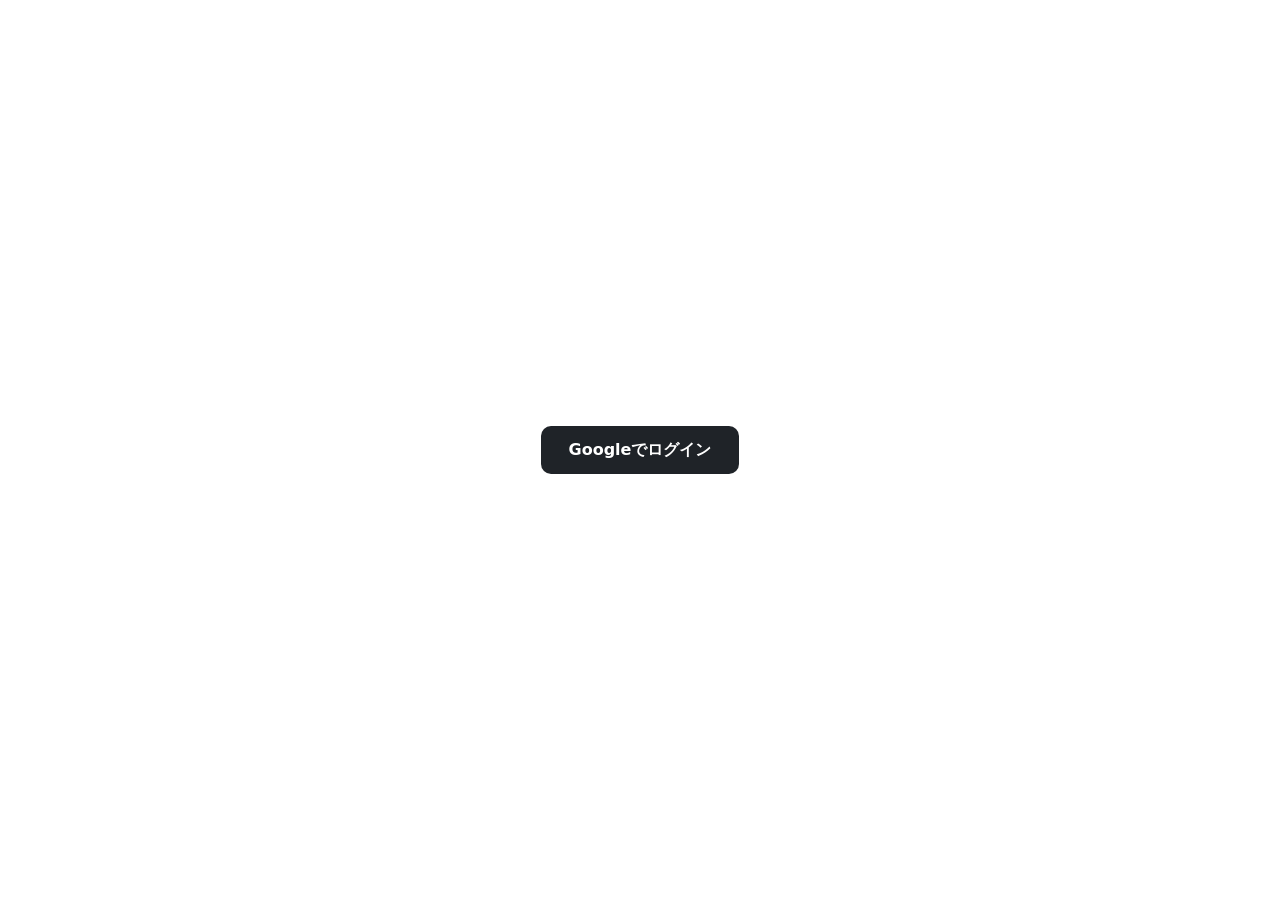
<file: docs/index.html>
<!doctype html>
<html lang="ja">
<head>
<meta charset="utf-8">
<meta name="viewport" content="width=device-width, initial-scale=1, viewport-fit=cover">
<meta name="color-scheme" content="light dark">
<meta name="theme-color" content="#ffffff" media="(prefers-color-scheme: light)">
<meta name="theme-color" content="#000000" media="(prefers-color-scheme: dark)">
<meta name="apple-mobile-web-app-capable" content="yes">
<link rel="manifest" href="manifest.webmanifest">
<link rel="apple-touch-icon" href="icon-180.png">
<link rel="stylesheet" href="app/app.css">
<title>Drive Viewer</title>
</head>
<body>

<main id="main"></main>

<nav class="tabs" id="tabs" aria-label="表示の切り替え" hidden>
  <button data-tab="recent" aria-current="page"><svg class="i"><use href="#i-clock"/></svg>最近</button>
  <button data-tab="folders" aria-current="false"><svg class="i"><use href="#i-folder"/></svg>フォルダ</button>
</nav>

<div popover id="scopeMenu" class="menu"></div>
<div popover id="moreMenu" class="menu"></div>
<div popover id="nodeMenu" class="menu"></div>
<div class="toast" id="toast" role="status"><span id="toastText"></span><button id="toastAct"></button></div>
<dialog id="conflict" class="merge" aria-labelledby="mergeTitle">
  <header class="top">
    <button class="icon-btn" data-c="cancel" aria-label="編集に戻る"><svg class="i" aria-hidden="true"><use href="#i-chev-d"/></svg></button>
    <span class="title" id="mergeTitle"></span>
    <div class="seg mv" role="group" aria-label="表示する範囲"></div>
  </header>
  <div class="stats"></div>
  <div class="lines"></div>
  <div class="acts">
    <button class="btn line" data-c="reload">最新を読み込む</button>
    <button class="btn line" data-c="overwrite">自分の版で上書き</button>
    <button class="btn solid" data-c="merge">マージして保存</button>
  </div>
</dialog>

<dialog id="discard">
  <h3>編集を破棄しますか</h3>
  <p>保存していない変更は消えます。</p>
  <div class="acts">
    <button class="btn solid" data-d="discard">破棄する</button>
    <button class="btn ghost" data-d="keep">編集に戻る</button>
  </div>
</dialog>

<!-- lucide のアイコン（ISC）。必要な分だけ inline -->
<svg width="0" height="0" style="position:absolute" aria-hidden="true">
  <symbol id="i-clock" viewBox="0 0 24 24"><circle cx="12" cy="12" r="10"/><path d="M12 6v6l4 2"/></symbol>
  <symbol id="i-folder" viewBox="0 0 24 24"><path d="M20 20a2 2 0 0 0 2-2V8a2 2 0 0 0-2-2h-7.9a2 2 0 0 1-1.69-.9L9.6 3.9A2 2 0 0 0 7.93 3H4a2 2 0 0 0-2 2v13a2 2 0 0 0 2 2Z"/></symbol>
  <symbol id="i-folder-open" viewBox="0 0 24 24"><path d="m6 14 1.5-2.9A2 2 0 0 1 9.24 10H20a2 2 0 0 1 1.94 2.5l-1.54 6a2 2 0 0 1-1.95 1.5H4a2 2 0 0 1-2-2V5a2 2 0 0 1 2-2h3.9a2 2 0 0 1 1.69.9l.81 1.2a2 2 0 0 0 1.67.9H18a2 2 0 0 1 2 2v2"/></symbol>
  <symbol id="i-file-text" viewBox="0 0 24 24"><path d="M15 2H6a2 2 0 0 0-2 2v16a2 2 0 0 0 2 2h12a2 2 0 0 0 2-2V7Z"/><path d="M14 2v4a2 2 0 0 0 2 2h4"/><path d="M10 9H8"/><path d="M16 13H8"/><path d="M16 17H8"/></symbol>
  <symbol id="i-file-code" viewBox="0 0 24 24"><path d="M10 12.5 8 15l2 2.5"/><path d="m14 12.5 2 2.5-2 2.5"/><path d="M14 2v4a2 2 0 0 0 2 2h4"/><path d="M15 2H6a2 2 0 0 0-2 2v16a2 2 0 0 0 2 2h12a2 2 0 0 0 2-2V7z"/></symbol>
  <symbol id="i-film" viewBox="0 0 24 24"><rect width="18" height="18" x="3" y="3" rx="2"/><path d="M7 3v18"/><path d="M3 7.5h4"/><path d="M3 12h18"/><path d="M3 16.5h4"/><path d="M17 3v18"/><path d="M17 7.5h4"/><path d="M17 16.5h4"/></symbol>
  <symbol id="i-music" viewBox="0 0 24 24"><path d="M9 18V5l12-2v13"/><circle cx="6" cy="18" r="3"/><circle cx="18" cy="16" r="3"/></symbol>
  <symbol id="i-image" viewBox="0 0 24 24"><rect width="18" height="18" x="3" y="3" rx="2" ry="2"/><circle cx="9" cy="9" r="2"/><path d="m21 15-3.086-3.086a2 2 0 0 0-2.828 0L6 21"/></symbol>
  <symbol id="i-pdf" viewBox="0 0 24 24"><path d="M15 2H6a2 2 0 0 0-2 2v16a2 2 0 0 0 2 2h12a2 2 0 0 0 2-2V7Z"/><path d="M14 2v4a2 2 0 0 0 2 2h4"/><path d="M8 13h2"/><path d="M8 17h2"/><path d="M14 13h2"/><path d="M14 17h2"/></symbol>
  <symbol id="i-globe" viewBox="0 0 24 24"><circle cx="12" cy="12" r="10"/><path d="M12 2a14.5 14.5 0 0 0 0 20 14.5 14.5 0 0 0 0-20"/><path d="M2 12h20"/></symbol>
  <symbol id="i-search" viewBox="0 0 24 24"><circle cx="11" cy="11" r="8"/><path d="m21 21-4.3-4.3"/></symbol>
  <symbol id="i-chev-d" viewBox="0 0 24 24"><path d="m6 9 6 6 6-6"/></symbol>
  <symbol id="i-chev-r" viewBox="0 0 24 24"><path d="m9 18 6-6-6-6"/></symbol>
  <symbol id="i-more" viewBox="0 0 24 24"><circle cx="12" cy="12" r="1"/><circle cx="19" cy="12" r="1"/><circle cx="5" cy="12" r="1"/></symbol>
  <symbol id="i-pencil" viewBox="0 0 24 24"><path d="M21.174 6.812a1 1 0 0 0-3.986-3.987L3.842 16.174a2 2 0 0 0-.5.83l-1.321 4.352a.5.5 0 0 0 .623.622l4.353-1.32a2 2 0 0 0 .83-.497z"/><path d="m15 5 4 4"/></symbol>
  <symbol id="i-arrow-up" viewBox="0 0 24 24"><path d="m5 12 7-7 7 7"/><path d="M12 19V5"/></symbol>
  <symbol id="i-check" viewBox="0 0 24 24"><path d="M20 6 9 17l-5-5"/></symbol>
  <symbol id="i-pin" viewBox="0 0 24 24"><path d="M12 17v5"/><path d="M9 10.76a2 2 0 0 1-1.11 1.79l-1.78.9A2 2 0 0 0 5 15.24V16a1 1 0 0 0 1 1h12a1 1 0 0 0 1-1v-.76a2 2 0 0 0-1.11-1.79l-1.78-.9A2 2 0 0 1 15 10.76V7a1 1 0 0 1 1-1 2 2 0 0 0 0-4H8a2 2 0 0 0 0 4 1 1 0 0 1 1 1z"/></symbol>
  <symbol id="i-hard-drive" viewBox="0 0 24 24"><path d="M22 12H2"/><path d="M5.45 5.11 2 12v6a2 2 0 0 0 2 2h16a2 2 0 0 0 2-2v-6l-3.45-6.89A2 2 0 0 0 16.76 4H7.24a2 2 0 0 0-1.79 1.11z"/><path d="M6 16h.01"/><path d="M10 16h.01"/></symbol>
  <symbol id="i-external" viewBox="0 0 24 24"><path d="M15 3h6v6"/><path d="M10 14 21 3"/><path d="M18 13v6a2 2 0 0 1-2 2H5a2 2 0 0 1-2-2V8a2 2 0 0 1 2-2h3"/></symbol>
  <symbol id="i-link" viewBox="0 0 24 24"><path d="M10 13a5 5 0 0 0 7.54.54l3-3a5 5 0 0 0-7.07-7.07l-1.72 1.71"/><path d="M14 11a5 5 0 0 0-7.54-.54l-3 3a5 5 0 0 0 7.07 7.07l1.71-1.71"/></symbol>
  <symbol id="i-play" viewBox="0 0 24 24"><polygon points="6 3 20 12 6 21 6 3"/></symbol>
  <symbol id="i-pause" viewBox="0 0 24 24"><rect x="14" y="4" width="4" height="16" rx="1"/><rect x="6" y="4" width="4" height="16" rx="1"/></symbol>
  <symbol id="i-x" viewBox="0 0 24 24"><path d="M18 6 6 18"/><path d="m6 6 12 12"/></symbol>
  <symbol id="i-file" viewBox="0 0 24 24"><path d="M15 2H6a2 2 0 0 0-2 2v16a2 2 0 0 0 2 2h12a2 2 0 0 0 2-2V7Z"/><path d="M14 2v4a2 2 0 0 0 2 2h4"/></symbol>
  <symbol id="i-log-out" viewBox="0 0 24 24"><path d="M9 21H5a2 2 0 0 1-2-2V5a2 2 0 0 1 2-2h4"/><path d="m16 17 5-5-5-5"/><path d="M21 12H9"/></symbol>
</svg>

<script type="module" src="app/main.js"></script>
</body>
</html>
</file>
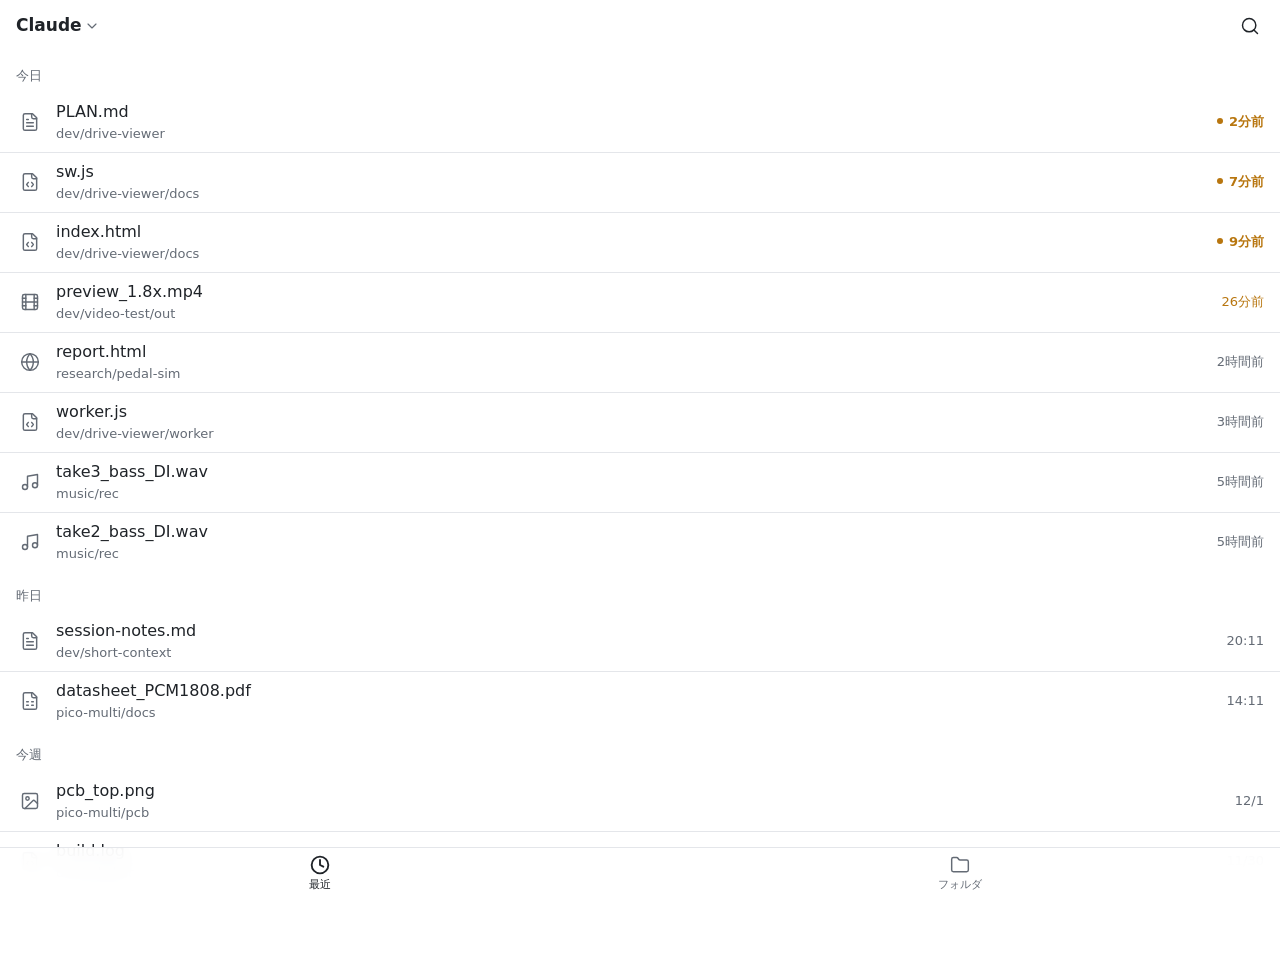
<file: docs/mock/index.html>
<!doctype html>
<html lang="ja">
<head>
<meta charset="utf-8">
<meta name="viewport" content="width=device-width, initial-scale=1, viewport-fit=cover">
<meta name="color-scheme" content="light dark">
<meta name="theme-color" content="#ffffff" media="(prefers-color-scheme: light)">
<meta name="theme-color" content="#000000" media="(prefers-color-scheme: dark)">
<meta name="apple-mobile-web-app-capable" content="yes">
<title>Drive Viewer モック</title>
<style>
/* ===== tokens ===== */
:root {
  --paper: #ffffff;
  --paper-2: #f3f4f6;
  --ink: #1f2328;
  --ink-2: #646b75;
  --line: #e4e6ea;
  --fresh: #b8760f;
  --focus: #2f6fdf;
  --target: 44px;
  --pad: 16px;
  --bar: 52px;
  --mini: 64px;
  --t: 150ms;                               /* 標準の速さ（前回の約2倍速） */
  --t-fast: 110ms;
  --out: cubic-bezier(.22, 1, .36, 1);      /* イーズアウト */
  --shadow: 0 10px 30px rgba(0,0,0,.18), 0 0 0 1px var(--line);
  --mine: #2f6fdf; --mine-bg: #eaf1fd; --theirs-bg: #fbf1df;   /* 差分の色：相手＝琥珀、自分＝青 */
}
@media (prefers-color-scheme: dark) {
  :root {
    --paper: #000000; --paper-2: #16171a; --ink: #ececee; --ink-2: #93979f;
    --line: #232428; --fresh: #e3a23f; --focus: #7aa7ff;
    --shadow: 0 10px 30px rgba(0,0,0,.8), 0 0 0 1px #2c2d32;
    --mine: #7aa7ff; --mine-bg: #0f1a2e; --theirs-bg: #2a1f0c;
  }
}
@media (prefers-reduced-motion: reduce) { :root { --t: 0ms; --t-fast: 0ms; } }
* { box-sizing: border-box; }
[hidden] { display: none !important; }
html, body { height: 100%; margin: 0; }
body {
  background: var(--paper); color: var(--ink);
  font: 100%/1.5 -apple-system, "Hiragino Sans", "Hiragino Kaku Gothic ProN", system-ui, sans-serif;
  -webkit-text-size-adjust: 100%;
}
@supports (font: -apple-system-body) { html { font: -apple-system-body; } }
button { font: inherit; color: inherit; background: none; border: 0; padding: 0; cursor: pointer; -webkit-tap-highlight-color: transparent; }
:focus-visible { outline: 2px solid var(--focus); outline-offset: 2px; border-radius: 6px; }
svg.i { width: 20px; height: 20px; stroke: currentColor; fill: none; stroke-width: 1.75; stroke-linecap: round; stroke-linejoin: round; flex: none; }

/* ===== page（タブの中身。ページ遷移はしない） ===== */
.page { min-height: 100%; padding-bottom: calc(var(--bar) + env(safe-area-inset-bottom) + 24px); }
body.has-mini .page { padding-bottom: calc(var(--bar) + var(--mini) + env(safe-area-inset-bottom) + 32px); }

.top {
  position: sticky; top: 0; z-index: 2;
  display: flex; align-items: center; gap: 4px;
  min-height: calc(var(--bar) + env(safe-area-inset-top));
  padding: env(safe-area-inset-top) max(8px, env(safe-area-inset-right)) 0 max(8px, env(safe-area-inset-left));
  background: color-mix(in srgb, var(--paper) 92%, transparent);
  -webkit-backdrop-filter: blur(12px); backdrop-filter: blur(12px);
  border-bottom: 1px solid transparent;
}
.top.scrolled { border-bottom-color: var(--line); }
.top .title { flex: 1; min-width: 0; font-weight: 600; font-size: 1.0625rem; white-space: nowrap; overflow: hidden; text-overflow: ellipsis; }
.icon-btn { display: inline-grid; place-items: center; min-width: var(--target); min-height: var(--target); border-radius: 10px; color: var(--ink); }
.icon-btn:active { background: var(--paper-2); }
.scope { display: inline-flex; align-items: center; gap: 2px; min-height: var(--target); padding: 0 8px; font-weight: 600; font-size: 1.0625rem; border-radius: 10px; }
.scope:active { background: var(--paper-2); }
.scope svg { width: 16px; height: 16px; color: var(--ink-2); }

/* ===== 一覧の行 ===== */
.group-h {
  position: sticky; top: calc(var(--bar) + env(safe-area-inset-top)); z-index: 1;
  margin: 0; padding: 14px var(--pad) 6px; font-size: .8125rem; font-weight: 400; color: var(--ink-2);
  background: var(--paper);
}
.rows { list-style: none; margin: 0; padding: 0; }
.row {
  display: grid; grid-template-columns: 28px 1fr auto; column-gap: 12px; align-items: center;
  width: 100%; min-height: 60px; padding: 8px var(--pad); text-align: left;
  transition: background-color var(--t-fast) var(--out);
}
.row:active { background: var(--paper-2); }
.rows > li + li > .row { box-shadow: inset 0 1px 0 var(--line); }
.row .ico { color: var(--ink-2); display: grid; place-items: center; }
.row .name { font-size: 1rem; word-break: break-all; display: -webkit-box; -webkit-line-clamp: 2; -webkit-box-orient: vertical; overflow: hidden; }
.row .path { display: block; font-size: .8125rem; color: var(--ink-2); white-space: nowrap; overflow: hidden; text-overflow: ellipsis; }
.row time { font-size: .8125rem; color: var(--ink-2); font-variant-numeric: tabular-nums; white-space: nowrap; }
.row.fresh time { color: var(--fresh); font-weight: 600; }
.row.fresh time::before { content: ""; display: inline-block; width: 6px; height: 6px; border-radius: 50%; background: var(--fresh); margin-right: 6px; vertical-align: 2px; }
.row.warm time { color: var(--fresh); }
.row.playing .ico { color: var(--fresh); }

/* 新着ピル */
.pill { position: sticky; top: calc(var(--bar) + env(safe-area-inset-top) + 8px); z-index: 3; display: flex; justify-content: center; height: 0; }
.pill button {
  height: 36px; padding: 0 14px; border-radius: 18px; background: var(--fresh); color: #1b1300;
  font-size: .875rem; font-weight: 600; display: inline-flex; align-items: center; gap: 6px;
  translate: 0 -60px; opacity: 0; transition: translate var(--t) var(--out), opacity var(--t-fast) var(--out);
}
.pill.show button { translate: 0 0; opacity: 1; }
.pill svg { width: 16px; height: 16px; }

/* ===== ツリー（フォルダ）。一画面で下に連なる ===== */
.tree, .tree ul { list-style: none; margin: 0; padding: 0; }
.node > .row { grid-template-columns: 20px 24px 1fr auto; column-gap: 8px; padding-left: calc(var(--pad) - 6px + var(--depth, 0) * 18px); min-height: 48px; }
.node > .row .chev { color: var(--ink-2); display: grid; place-items: center; transition: rotate var(--t) var(--out); }
.node > .row .chev svg { width: 16px; height: 16px; }
.node.open > .row .chev { rotate: 90deg; }
.node.open > .row .ico { color: var(--ink); }
.node.file > .row { min-height: 52px; }
.node .count { font-size: .8125rem; color: var(--ink-2); font-variant-numeric: tabular-nums; }
.kids { display: grid; grid-template-rows: 0fr; transition: grid-template-rows var(--t) var(--out); }
.node.open > .kids { grid-template-rows: 1fr; }
.kids > ul { min-height: 0; overflow: hidden; position: relative; }
.kids > ul::before { /* 階層の縦線＝構造の情報 */
  content: ""; position: absolute; top: 0; bottom: 8px;
  left: calc(var(--pad) + 3px + var(--depth, 0) * 18px); border-left: 1px solid var(--line);
}
.tree-sep { padding: 18px var(--pad) 6px; font-size: .8125rem; color: var(--ink-2); }
.empty-node { padding: 8px var(--pad) 10px calc(var(--pad) + 52px + var(--depth, 0) * 18px); font-size: .8125rem; color: var(--ink-2); }

/* ===== bottom tabs ===== */
.tabs {
  position: fixed; left: 0; right: 0; bottom: 0; z-index: 5;
  display: grid; grid-template-columns: 1fr 1fr;
  padding: 0 env(safe-area-inset-right) env(safe-area-inset-bottom) env(safe-area-inset-left);
  background: color-mix(in srgb, var(--paper) 92%, transparent);
  -webkit-backdrop-filter: blur(12px); backdrop-filter: blur(12px);
  border-top: 1px solid var(--line);
}
.tabs button { min-height: var(--bar); display: flex; flex-direction: column; align-items: center; justify-content: center; gap: 2px; font-size: .6875rem; color: var(--ink-2); }
.tabs button[aria-current="page"] { color: var(--ink); }
.tabs button[aria-current="page"] svg { stroke-width: 2.25; }

/* ===== シート（タップした行から広がって覆う） ===== */
.sheet {
  position: fixed; inset: 0; z-index: 10;
  display: flex; flex-direction: column;
  background: var(--paper);
  overflow: hidden;
}
.sheet .scroll { flex: 1; overflow-y: auto; overscroll-behavior-y: contain; padding-bottom: calc(env(safe-area-inset-bottom) + 24px); }
body.has-mini .sheet:not(.media) .scroll { padding-bottom: calc(var(--mini) + env(safe-area-inset-bottom) + 32px); }
.sheet .top { position: relative; touch-action: none; }  /* ヘッダを掴んで下へ払うと閉じる */
.sheet .top::before { content: ""; position: absolute; left: 50%; top: calc(env(safe-area-inset-top) + 5px); width: 36px; height: 4px; margin-left: -18px; border-radius: 2px; background: var(--line); }

.seg { display: inline-flex; padding: 2px; border-radius: 9px; background: var(--paper-2); }
.seg button { min-height: 32px; padding: 0 12px; border-radius: 7px; font-size: .875rem; color: var(--ink-2); transition: background-color var(--t-fast) var(--out), color var(--t-fast) var(--out); }
.seg button[aria-pressed="true"] { background: var(--paper); color: var(--ink); box-shadow: 0 0 0 1px var(--line); }
.subbar { display: flex; align-items: center; gap: 8px; padding: 6px var(--pad) 10px; }
.subbar .meta { flex: 1; font-size: .8125rem; color: var(--ink-2); }
.subbar .meta.fresh { color: var(--fresh); }

.doc { padding: 4px var(--pad) 24px; max-width: 42rem; }
.doc h1 { font-size: 1.5rem; line-height: 1.3; margin: .4em 0 .6em; }
.doc h2 { font-size: 1.1875rem; line-height: 1.35; margin: 1.6em 0 .5em; padding-top: .6em; border-top: 1px solid var(--line); }
.doc p, .doc li { line-height: 1.75; }
.doc code { font: .875em ui-monospace, "SF Mono", Menlo, monospace; background: var(--paper-2); padding: .1em .35em; border-radius: 4px; }
.doc pre { background: var(--paper-2); padding: 12px; border-radius: 8px; overflow-x: auto; }
.doc pre code { background: none; padding: 0; }
.doc table { border-collapse: collapse; font-size: .875rem; display: block; overflow-x: auto; }
.doc th, .doc td { border-bottom: 1px solid var(--line); padding: 6px 10px; text-align: left; vertical-align: top; }
.raw { margin: 0; padding: 4px var(--pad) 24px; font: .8125rem/1.65 ui-monospace, "SF Mono", Menlo, monospace; white-space: pre-wrap; word-break: break-word; tab-size: 2; }
.edit {
  display: block; width: 100%; min-height: 70vh; border: 0; outline: 0; resize: none;
  padding: 4px var(--pad) 24px; background: var(--paper); color: var(--ink);
  font: .875rem/1.65 ui-monospace, "SF Mono", Menlo, monospace; field-sizing: content;
}
.btn { min-height: var(--target); padding: 0 18px; border-radius: 10px; font-weight: 600; }
.btn.ghost { color: var(--ink-2); }
.btn.solid { background: var(--ink); color: var(--paper); }

.frame { display: block; width: 100%; height: calc(100dvh - var(--bar) - 60px - env(safe-area-inset-top)); border: 0; background: #fff; }
.pdf { padding: 0 var(--pad); display: grid; gap: 12px; }
.pdf .pg { aspect-ratio: 1 / 1.414; background: #fff; border-radius: 4px; box-shadow: 0 0 0 1px var(--line); padding: 10%; color: #222; font-size: .75rem; }
.pdf .pg i { display: block; height: .6em; margin: .8em 0; background: #ddd; border-radius: 2px; }
.pageno { position: sticky; bottom: 16px; margin: 0 var(--pad) 0 auto; width: max-content; padding: 4px 10px; border-radius: 12px; background: color-mix(in srgb, var(--ink) 80%, transparent); color: var(--paper); font-size: .75rem; font-variant-numeric: tabular-nums; }

/* ===== メディア：全画面 ⇄ ミニバー ===== */
.player { padding: 0 var(--pad); }
.player .stage { position: relative; border-radius: 10px; overflow: hidden; background: #000; }
.player video { display: block; width: 100%; aspect-ratio: 16 / 9; background: #000; }
.player .stage.audio { background: var(--paper-2); padding: 28px 12px 12px; }
.player .stage.audio .art { display: grid; place-items: center; height: 120px; color: var(--ink-2); }
.player .stage.audio .art svg { width: 48px; height: 48px; stroke-width: 1.25; }
.player audio { display: block; width: 100%; }
.chips { display: flex; gap: 6px; padding: 12px 0; overflow-x: auto; scrollbar-width: none; }
.chips button { min-height: 36px; min-width: 52px; padding: 0 10px; border-radius: 18px; border: 1px solid var(--line); font-size: .875rem; font-variant-numeric: tabular-nums; color: var(--ink-2); transition: border-color var(--t-fast) var(--out), color var(--t-fast) var(--out); }
.chips button[aria-pressed="true"] { border-color: var(--ink); color: var(--ink); font-weight: 600; }
.kv { display: grid; grid-template-columns: auto 1fr; gap: 6px 16px; margin: 8px 0 0; font-size: .875rem; }
.kv dt { color: var(--ink-2); }
.kv dd { margin: 0; word-break: break-all; }

.mini-ui { display: none; }
.sheet.media { z-index: 20; }
.sheet.media.mini {
  inset: auto 8px calc(var(--bar) + env(safe-area-inset-bottom) + 8px) 8px;
  height: var(--mini); border-radius: 12px; box-shadow: var(--shadow); background: var(--paper-2);
  flex-direction: row; align-items: center; touch-action: none;
}
body.sheet-open .sheet.media.mini { bottom: calc(env(safe-area-inset-bottom) + 8px); }
.sheet.media.mini > .top, .sheet.media.mini .subbar, .sheet.media.mini .chips, .sheet.media.mini .kv { display: none; }
.sheet.media.mini .scroll { flex: none; overflow: visible; padding: 0; }
.sheet.media.mini .player { padding: 0 0 0 8px; }
.sheet.media.mini .stage { width: 86px; height: 48px; border-radius: 6px; padding: 0; }
.sheet.media.mini video { width: 86px; height: 48px; aspect-ratio: auto; }
.sheet.media.mini .stage.audio { display: grid; place-items: center; }
.sheet.media.mini .stage.audio .art { height: auto; }
.sheet.media.mini .stage.audio .art svg { width: 22px; height: 22px; }
.sheet.media.mini audio { position: absolute; width: 1px; height: 1px; opacity: 0; pointer-events: none; }
.sheet.media.mini .mini-ui { display: flex; flex: 1; min-width: 0; align-items: center; gap: 2px; padding: 0 4px 0 12px; height: 100%; }
.mini-ui .mt { flex: 1; min-width: 0; text-align: left; height: 100%; display: flex; flex-direction: column; justify-content: center; }
.mini-ui .mt b { font-weight: 600; font-size: .9375rem; white-space: nowrap; overflow: hidden; text-overflow: ellipsis; }
.mini-ui .mt span { font-size: .75rem; color: var(--ink-2); font-variant-numeric: tabular-nums; }
.mini-ui .prog { position: absolute; left: 0; bottom: 0; height: 2px; background: var(--fresh); width: 0; }

/* ===== popover / toast / dialog ===== */
[popover] { border: 0; padding: 6px; border-radius: 14px; background: var(--paper); color: var(--ink); box-shadow: var(--shadow); min-width: 240px; }
#scopeMenu, #moreMenu { position: fixed; inset: auto; top: calc(var(--bar) + env(safe-area-inset-top) + 4px); margin: 0; transform-origin: top left;
  opacity: 0; scale: .96; transition: opacity var(--t-fast) var(--out), scale var(--t-fast) var(--out), display var(--t-fast) allow-discrete, overlay var(--t-fast) allow-discrete; }
#scopeMenu { left: 8px; } #moreMenu { right: 8px; transform-origin: top right; z-index: 40; }
#scopeMenu:popover-open, #moreMenu:popover-open { opacity: 1; scale: 1; }
@starting-style { #scopeMenu:popover-open, #moreMenu:popover-open { opacity: 0; scale: .96; } }
.menu button { display: flex; align-items: center; gap: 12px; width: 100%; min-height: var(--target); padding: 0 12px; border-radius: 9px; text-align: left; }
.menu button:active { background: var(--paper-2); }
.menu .check { margin-left: auto; color: var(--fresh); }
.menu hr { border: 0; border-top: 1px solid var(--line); margin: 4px 6px; }
.menu .path { padding: 8px 12px; font-size: .8125rem; color: var(--ink-2); word-break: break-all; }

.toast {
  position: fixed; left: 50%; bottom: calc(var(--bar) + 16px + env(safe-area-inset-bottom)); z-index: 30;
  display: flex; align-items: center; gap: 4px; padding: 4px 4px 4px 16px; border-radius: 14px;
  background: var(--ink); color: var(--paper); font-size: .9375rem; white-space: nowrap; width: max-content; max-width: calc(100% - 32px);
  translate: -50% 16px; opacity: 0; pointer-events: none;
  transition: translate var(--t) var(--out), opacity var(--t-fast) var(--out);
}
body.has-mini .toast { bottom: calc(var(--bar) + var(--mini) + 24px + env(safe-area-inset-bottom)); }
.toast.show { translate: -50% 0; opacity: 1; pointer-events: auto; }
.toast button { min-height: 40px; padding: 0 12px; border-radius: 10px; color: var(--fresh); font-weight: 600; }

dialog { border: 0; border-radius: 16px; padding: 20px; max-width: min(340px, calc(100% - 32px)); background: var(--paper); color: var(--ink); box-shadow: var(--shadow); }
dialog::backdrop { background: rgba(0,0,0,.35); }
dialog h3 { margin: 0 0 6px; font-size: 1.0625rem; }
dialog p { margin: 0 0 16px; color: var(--ink-2); font-size: .9375rem; line-height: 1.6; }
dialog .acts { display: grid; gap: 8px; }

.search { padding: 0 var(--pad) 8px; }
.search input { width: 100%; min-height: var(--target); border: 0; border-radius: 10px; background: var(--paper-2); color: var(--ink); padding: 0 12px; font: inherit; }
/* ===== 衝突：差分とマージ（全画面） ===== */
dialog.merge { max-width: none; width: 100%; height: 100%; max-height: none; margin: 0; padding: 0; border-radius: 0; box-shadow: none; display: none; flex-direction: column; }
dialog.merge[open] { display: flex; }
dialog.merge::backdrop { background: transparent; }
.merge .top { position: static; padding-right: max(var(--pad), env(safe-area-inset-right)); }
.merge .stats { display: flex; flex-wrap: wrap; gap: 6px 14px; align-items: center; padding: 2px var(--pad) 10px; font-size: .8125rem; color: var(--ink-2); }
.merge .stats b { font-weight: 600; color: var(--ink); font-variant-numeric: tabular-nums; }
.merge .stats .sp { flex: 1; }
.merge .lines { flex: 1; overflow-y: auto; padding: 0 0 16px; font: .8125rem/1.6 ui-monospace, "SF Mono", Menlo, monospace; }
.ln { padding: 0 var(--pad) 0 calc(var(--pad) - 3px); border-left: 3px solid transparent; white-space: pre-wrap; word-break: break-word; min-height: 1.6em; }
.ln.ctx { color: var(--ink-2); }
.ln.del { color: var(--ink-2); text-decoration: line-through; text-decoration-color: color-mix(in srgb, var(--ink-2) 60%, transparent); }
.ln.theirs { border-left-color: var(--fresh); background: var(--theirs-bg); }
.ln.mine { border-left-color: var(--mine); background: var(--mine-bg); }
.gap { padding: 2px var(--pad); color: var(--ink-2); font: .75rem/1.6 -apple-system, system-ui, sans-serif; }
.tag { display: block; padding: 8px var(--pad) 2px; font: 600 .75rem/1.4 -apple-system, system-ui, sans-serif; }
.tag.theirs { color: var(--fresh); } .tag.mine { color: var(--mine); }
.hunk { margin: 8px 8px; border-radius: 10px; box-shadow: 0 0 0 1px var(--line); overflow: hidden; }
.hunk .head { display: flex; align-items: center; gap: 8px; padding: 8px 8px 8px 12px; background: var(--paper-2); font: 600 .8125rem/1.4 -apple-system, system-ui, sans-serif; }
.hunk .head span { flex: 1; }
.hunk .seg button { min-height: 32px; }
.hunk .side { opacity: .45; transition: opacity var(--t-fast) var(--out); }
.hunk .side.on { opacity: 1; }
.merge .acts { display: grid; grid-template-columns: 1fr 1fr; gap: 8px; padding: 10px var(--pad) calc(10px + env(safe-area-inset-bottom)); border-top: 1px solid var(--line); }
.merge .acts .solid { grid-column: 1 / -1; }
.merge .acts .btn.line { box-shadow: 0 0 0 1px var(--line); font-weight: 500; }
</style>
</head>
<body>

<main id="main"></main>

<nav class="tabs" id="tabs" aria-label="表示の切り替え">
  <button data-tab="recent" aria-current="page"><svg class="i"><use href="#i-clock"/></svg>最近</button>
  <button data-tab="folders" aria-current="false"><svg class="i"><use href="#i-folder"/></svg>フォルダ</button>
</nav>

<div popover id="scopeMenu" class="menu"></div>
<div popover id="moreMenu" class="menu"></div>
<div class="toast" id="toast" role="status"><span id="toastText"></span><button id="toastAct"></button></div>
<dialog id="conflict" class="merge" aria-labelledby="mergeTitle">
  <header class="top">
    <button class="icon-btn" data-c="cancel" aria-label="編集に戻る"><svg class="i" aria-hidden="true"><use href="#i-chev-d"/></svg></button>
    <span class="title" id="mergeTitle"></span>
    <div class="seg mv" role="group" aria-label="表示する範囲"></div>
  </header>
  <div class="stats"></div>
  <div class="lines"></div>
  <div class="acts">
    <button class="btn line" data-c="reload">最新を読み込む</button>
    <button class="btn line" data-c="overwrite">自分の版で上書き</button>
    <button class="btn solid" data-c="merge">マージして保存</button>
  </div>
</dialog>

<dialog id="discard">
  <h3>編集を破棄しますか</h3>
  <p>保存していない変更は消えます。</p>
  <div class="acts">
    <button class="btn solid" data-d="discard">破棄する</button>
    <button class="btn ghost" data-d="keep">編集に戻る</button>
  </div>
</dialog>

<!-- lucide のアイコン（ISC）。必要な分だけ inline -->
<svg width="0" height="0" style="position:absolute" aria-hidden="true">
  <symbol id="i-clock" viewBox="0 0 24 24"><circle cx="12" cy="12" r="10"/><path d="M12 6v6l4 2"/></symbol>
  <symbol id="i-folder" viewBox="0 0 24 24"><path d="M20 20a2 2 0 0 0 2-2V8a2 2 0 0 0-2-2h-7.9a2 2 0 0 1-1.69-.9L9.6 3.9A2 2 0 0 0 7.93 3H4a2 2 0 0 0-2 2v13a2 2 0 0 0 2 2Z"/></symbol>
  <symbol id="i-folder-open" viewBox="0 0 24 24"><path d="m6 14 1.5-2.9A2 2 0 0 1 9.24 10H20a2 2 0 0 1 1.94 2.5l-1.54 6a2 2 0 0 1-1.95 1.5H4a2 2 0 0 1-2-2V5a2 2 0 0 1 2-2h3.9a2 2 0 0 1 1.69.9l.81 1.2a2 2 0 0 0 1.67.9H18a2 2 0 0 1 2 2v2"/></symbol>
  <symbol id="i-file-text" viewBox="0 0 24 24"><path d="M15 2H6a2 2 0 0 0-2 2v16a2 2 0 0 0 2 2h12a2 2 0 0 0 2-2V7Z"/><path d="M14 2v4a2 2 0 0 0 2 2h4"/><path d="M10 9H8"/><path d="M16 13H8"/><path d="M16 17H8"/></symbol>
  <symbol id="i-file-code" viewBox="0 0 24 24"><path d="M10 12.5 8 15l2 2.5"/><path d="m14 12.5 2 2.5-2 2.5"/><path d="M14 2v4a2 2 0 0 0 2 2h4"/><path d="M15 2H6a2 2 0 0 0-2 2v16a2 2 0 0 0 2 2h12a2 2 0 0 0 2-2V7z"/></symbol>
  <symbol id="i-film" viewBox="0 0 24 24"><rect width="18" height="18" x="3" y="3" rx="2"/><path d="M7 3v18"/><path d="M3 7.5h4"/><path d="M3 12h18"/><path d="M3 16.5h4"/><path d="M17 3v18"/><path d="M17 7.5h4"/><path d="M17 16.5h4"/></symbol>
  <symbol id="i-music" viewBox="0 0 24 24"><path d="M9 18V5l12-2v13"/><circle cx="6" cy="18" r="3"/><circle cx="18" cy="16" r="3"/></symbol>
  <symbol id="i-image" viewBox="0 0 24 24"><rect width="18" height="18" x="3" y="3" rx="2" ry="2"/><circle cx="9" cy="9" r="2"/><path d="m21 15-3.086-3.086a2 2 0 0 0-2.828 0L6 21"/></symbol>
  <symbol id="i-pdf" viewBox="0 0 24 24"><path d="M15 2H6a2 2 0 0 0-2 2v16a2 2 0 0 0 2 2h12a2 2 0 0 0 2-2V7Z"/><path d="M14 2v4a2 2 0 0 0 2 2h4"/><path d="M8 13h2"/><path d="M8 17h2"/><path d="M14 13h2"/><path d="M14 17h2"/></symbol>
  <symbol id="i-globe" viewBox="0 0 24 24"><circle cx="12" cy="12" r="10"/><path d="M12 2a14.5 14.5 0 0 0 0 20 14.5 14.5 0 0 0 0-20"/><path d="M2 12h20"/></symbol>
  <symbol id="i-search" viewBox="0 0 24 24"><circle cx="11" cy="11" r="8"/><path d="m21 21-4.3-4.3"/></symbol>
  <symbol id="i-chev-d" viewBox="0 0 24 24"><path d="m6 9 6 6 6-6"/></symbol>
  <symbol id="i-chev-r" viewBox="0 0 24 24"><path d="m9 18 6-6-6-6"/></symbol>
  <symbol id="i-more" viewBox="0 0 24 24"><circle cx="12" cy="12" r="1"/><circle cx="19" cy="12" r="1"/><circle cx="5" cy="12" r="1"/></symbol>
  <symbol id="i-pencil" viewBox="0 0 24 24"><path d="M21.174 6.812a1 1 0 0 0-3.986-3.987L3.842 16.174a2 2 0 0 0-.5.83l-1.321 4.352a.5.5 0 0 0 .623.622l4.353-1.32a2 2 0 0 0 .83-.497z"/><path d="m15 5 4 4"/></symbol>
  <symbol id="i-arrow-up" viewBox="0 0 24 24"><path d="m5 12 7-7 7 7"/><path d="M12 19V5"/></symbol>
  <symbol id="i-check" viewBox="0 0 24 24"><path d="M20 6 9 17l-5-5"/></symbol>
  <symbol id="i-pin" viewBox="0 0 24 24"><path d="M12 17v5"/><path d="M9 10.76a2 2 0 0 1-1.11 1.79l-1.78.9A2 2 0 0 0 5 15.24V16a1 1 0 0 0 1 1h12a1 1 0 0 0 1-1v-.76a2 2 0 0 0-1.11-1.79l-1.78-.9A2 2 0 0 1 15 10.76V7a1 1 0 0 1 1-1 2 2 0 0 0 0-4H8a2 2 0 0 0 0 4 1 1 0 0 1 1 1z"/></symbol>
  <symbol id="i-hard-drive" viewBox="0 0 24 24"><path d="M22 12H2"/><path d="M5.45 5.11 2 12v6a2 2 0 0 0 2 2h16a2 2 0 0 0 2-2v-6l-3.45-6.89A2 2 0 0 0 16.76 4H7.24a2 2 0 0 0-1.79 1.11z"/><path d="M6 16h.01"/><path d="M10 16h.01"/></symbol>
  <symbol id="i-external" viewBox="0 0 24 24"><path d="M15 3h6v6"/><path d="M10 14 21 3"/><path d="M18 13v6a2 2 0 0 1-2 2H5a2 2 0 0 1-2-2V8a2 2 0 0 1 2-2h3"/></symbol>
  <symbol id="i-link" viewBox="0 0 24 24"><path d="M10 13a5 5 0 0 0 7.54.54l3-3a5 5 0 0 0-7.07-7.07l-1.72 1.71"/><path d="M14 11a5 5 0 0 0-7.54-.54l-3 3a5 5 0 0 0 7.07 7.07l1.71-1.71"/></symbol>
  <symbol id="i-play" viewBox="0 0 24 24"><polygon points="6 3 20 12 6 21 6 3"/></symbol>
  <symbol id="i-pause" viewBox="0 0 24 24"><rect x="14" y="4" width="4" height="16" rx="1"/><rect x="6" y="4" width="4" height="16" rx="1"/></symbol>
  <symbol id="i-x" viewBox="0 0 24 24"><path d="M18 6 6 18"/><path d="m6 6 12 12"/></symbol>
</svg>

<script>
/* ===================== モックデータ ===================== */
const now = Date.now();
const min = 60e3, hr = 60 * min, day = 24 * hr;
const MD = `# drive-viewer 計画

スマホで、エージェントが書いた Drive 上のファイルをすぐ開くための PWA。

## 一覧

- **最近**：フォルダを横断して \`modifiedTime desc\`
- **フォルダ**：一画面のツリーで開閉する

| 種別 | 表示 |
|---|---|
| md | 表示 ⇄ 生、簡易編集 |
| HTML | 描画 ⇄ 生 |
| 動画・音声 | OS 標準。下のバーに収めて再生を続ける |

## 保存

保存前に \`version\` を見て、開いた後に書き換えられていたら上書きしない。

\`\`\`js
const v = await files.get(id, "version");
if (v !== opened) return conflict();
\`\`\`
`;
// path はマイドライブからの位置
const FILES = [
  { id: "plan", name: "PLAN.md", path: "Claude/dev/drive-viewer", t: now - 2 * min, kind: "md", body: MD, size: "6.1 KB" },
  { id: "sw", name: "sw.js", path: "Claude/dev/drive-viewer/docs", t: now - 7 * min, kind: "code", body: `// stream/{fileId} を Drive の alt=media に中継する\nself.addEventListener("fetch", (e) => {\n  const m = new URL(e.request.url).pathname.match(/\\/stream\\/([\\w-]+)$/);\n  if (m) e.respondWith(stream(e.request, m[1]));\n});\n`, size: "1.9 KB" },
  { id: "idx", name: "index.html", path: "Claude/dev/drive-viewer/docs", t: now - 9 * min, kind: "code", body: "<!doctype html>\n<title>Drive Viewer</title>\n", size: "7.4 KB" },
  { id: "prev", name: "preview_1.8x.mp4", path: "Claude/dev/video-test/out", t: now - 26 * min, kind: "video", size: "84.2 MB", dur: 292 },
  { id: "rep", name: "report.html", path: "Claude/research/pedal-sim", t: now - 2.5 * hr, kind: "html", size: "38 KB" },
  { id: "w", name: "worker.js", path: "Claude/dev/drive-viewer/worker", t: now - 3 * hr, kind: "code", body: "export default { fetch() {} };\n", size: "2.4 KB" },
  { id: "take", name: "take3_bass_DI.wav", path: "Claude/music/rec", t: now - 5 * hr, kind: "audio", size: "41.7 MB", dur: 238 },
  { id: "take2", name: "take2_bass_DI.wav", path: "Claude/music/rec", t: now - 5.3 * hr, kind: "audio", size: "40.9 MB", dur: 236 },
  { id: "notes", name: "session-notes.md", path: "Claude/dev/short-context", t: now - 1 * day - 3 * hr, kind: "md", body: "# メモ\n\n- 履歴の圧縮は 3 段階で\n- 選択読みの閾値を下げる\n", size: "1.2 KB" },
  { id: "spec", name: "datasheet_PCM1808.pdf", path: "Claude/pico-multi/docs", t: now - 1 * day - 9 * hr, kind: "pdf", size: "512 KB", pages: 6 },
  { id: "img", name: "pcb_top.png", path: "Claude/pico-multi/pcb", t: now - 3 * day, kind: "image", size: "2.3 MB" },
  { id: "log", name: "build.log", path: "Claude/dev/rakukan", t: now - 4 * day, kind: "code", body: "Compiling rakukan v0.14.0\n    Finished release [optimized] target(s) in 41.2s\n", size: "88 KB" },
];
const NEWCOMERS = [
  { id: "rev", name: "review.md", path: "Claude/dev/drive-viewer", t: 0, kind: "md", body: "# レビュー\n\n- 新着ピルは位置を動かさない\n- トーストは 1 つだけ\n", size: "0.8 KB" },
  { id: "shot", name: "mock_iphone.png", path: "Claude/dev/drive-viewer/shots", t: 0, kind: "image", size: "410 KB" },
];
const EXTRA_DIRS = ["Claude/memory", "Music", "大学", "大学/計算力学"];
const PINS = ["Claude", "Claude/dev"];
const ICON = { md: "i-file-text", code: "i-file-code", video: "i-film", audio: "i-music", image: "i-image", pdf: "i-pdf", html: "i-globe" };
[...FILES, ...NEWCOMERS].forEach((f) => (f.rv = 1));
const allFiles = () => [...FILES, ...NEWCOMERS.filter((n) => n.t)];
const byId = (id) => [...FILES, ...NEWCOMERS].find((x) => x.id === id);

/* ===================== 小物 ===================== */
const $ = (s, el = document) => el.querySelector(s);
const h = (html) => { const t = document.createElement("template"); t.innerHTML = html.trim(); return t.content.firstElementChild; };
const esc = (s) => String(s).replace(/[&<>"]/g, (c) => ({ "&": "&amp;", "<": "&lt;", ">": "&gt;", '"': "&quot;" }[c]));
const icon = (id, cls = "i") => `<svg class="${cls}" aria-hidden="true"><use href="#${id}"/></svg>`;
const css = (n) => getComputedStyle(document.documentElement).getPropertyValue(n).trim();
const T = () => parseFloat(css("--t")) || 0;
const EASE = () => css("--out");
const mmss = (s) => `${Math.floor(s / 60)}:${String(Math.floor(s % 60)).padStart(2, "0")}`;
function ago(t) {
  const s = (Date.now() - t) / 1000;
  if (s < 60) return "今";
  if (s < 3600) return Math.floor(s / 60) + "分前";
  const d = new Date(t), d0 = new Date(); d0.setHours(0, 0, 0, 0);
  if (t >= d0) return Math.floor(s / 3600) + "時間前";
  if (t >= d0 - day) return `${d.getHours()}:${String(d.getMinutes()).padStart(2, "0")}`;
  return `${d.getMonth() + 1}/${d.getDate()}`;
}
const freshness = (t) => { const s = (Date.now() - t) / 1000; return s < 600 ? "fresh" : s < 3600 ? "warm" : ""; };
function groupOf(t) {
  const d0 = new Date(); d0.setHours(0, 0, 0, 0);
  if (t >= d0) return "今日";
  if (t >= d0 - day) return "昨日";
  if (t >= d0 - 6 * day) return "今週";
  return "それより前";
}
function md(src) { // モック用の最小 Markdown（本番は marked + DOMPurify）
  const lines = src.split("\n"); let out = "", i = 0;
  const inline = (s) => esc(s).replace(/`([^`]+)`/g, "<code>$1</code>").replace(/\*\*([^*]+)\*\*/g, "<strong>$1</strong>");
  while (i < lines.length) {
    const l = lines[i];
    if (l.startsWith("```")) { let b = ""; i++; while (i < lines.length && !lines[i].startsWith("```")) b += lines[i++] + "\n"; i++; out += `<pre><code>${esc(b)}</code></pre>`; continue; }
    if (/^#{1,3} /.test(l)) { const n = l.match(/^#+/)[0].length; out += `<h${n}>${inline(l.slice(n + 1))}</h${n}>`; i++; continue; }
    if (l.startsWith("|")) { const rows = []; while (i < lines.length && lines[i].startsWith("|")) rows.push(lines[i++]); const cells = (r) => r.split("|").slice(1, -1).map((c) => c.trim()); out += "<table><thead><tr>" + cells(rows[0]).map((c) => `<th>${inline(c)}</th>`).join("") + "</tr></thead><tbody>" + rows.slice(2).map((r) => "<tr>" + cells(r).map((c) => `<td>${inline(c)}</td>`).join("") + "</tr>").join("") + "</tbody></table>"; continue; }
    if (l.startsWith("- ")) { out += "<ul>"; while (i < lines.length && lines[i].startsWith("- ")) out += `<li>${inline(lines[i++].slice(2))}</li>`; out += "</ul>"; continue; }
    if (l.trim()) out += `<p>${inline(l)}</p>`;
    i++;
  }
  return out;
}
function fileRow(f, tree) {
  return `<button class="row ${freshness(f.t)} ${media.file && media.file.id === f.id ? "playing" : ""}" data-id="${f.id}">
    ${tree ? "<span></span>" : ""}
    <span class="ico">${icon(ICON[f.kind])}</span>
    <span><span class="name">${esc(f.name)}</span>${tree ? "" : `<span class="path">${esc(f.path.replace(/^Claude\//, ""))}</span>`}</span>
    <time datetime="${new Date(f.t).toISOString()}">${ago(f.t)}</time>
  </button>`;
}

/* ===================== ページ（タブ）。遷移はしない ===================== */
const main = $("#main");
let tab = "recent", scope = "Claude", pending = [];
addEventListener("scroll", () => document.querySelectorAll(".page > .top").forEach((t) => t.classList.toggle("scrolled", scrollY > 4)), { passive: true });

function showTab(name) {
  tab = name;
  document.querySelectorAll(".tabs button").forEach((b) => b.setAttribute("aria-current", b.dataset.tab === name ? "page" : "false"));
  main.replaceChildren(name === "recent" ? recentPage() : folderPage());
  scrollTo(0, 0);
}

function recentPage() {
  const p = h(`<section class="page" aria-label="最近">
    <header class="top">
      <button class="scope" popovertarget="scopeMenu">${esc(scope)}${icon("i-chev-d")}</button>
      <span class="title"></span>
      <button class="icon-btn" data-act="search" aria-label="検索">${icon("i-search")}</button>
    </header>
    <div class="pill"><button data-act="newer">${icon("i-arrow-up")}<span></span></button></div>
    <div class="list"></div>
  </section>`);
  renderRecent(p);
  return p;
}
function renderRecent(p) {
  const list = $(".list", p); list.innerHTML = "";
  const inScope = allFiles().filter((f) => scope === "マイドライブ全体" || f.path === scope || f.path.startsWith(scope + "/"));
  let g = null, ul = null;
  for (const f of inScope.sort((a, b) => b.t - a.t)) {
    const gg = groupOf(f.t);
    if (gg !== g) { g = gg; list.append(h(`<h2 class="group-h">${g}</h2>`)); ul = h(`<ul class="rows"></ul>`); list.append(ul); }
    ul.append(h(`<li>${fileRow(f)}</li>`));
  }
  $(".pill", p).classList.toggle("show", pending.length > 0);
  $(".pill span", p).textContent = `新着 ${pending.length} 件`;
}

/* ===================== ツリー ===================== */
function dirsUnder(path) {
  const all = new Set(EXTRA_DIRS);
  allFiles().forEach((f) => { const parts = f.path.split("/"); for (let i = 1; i <= parts.length; i++) all.add(parts.slice(0, i).join("/")); });
  const depth = path ? path.split("/").length : 0;
  return [...all].filter((d) => (path ? d.startsWith(path + "/") : true) && d.split("/").length === depth + 1).sort();
}
const filesIn = (path) => allFiles().filter((f) => f.path === path).sort((a, b) => b.t - a.t);
const openDirs = new Set(["Claude"]);

function folderNode(path, depth, pin) {
  const n = dirsUnder(path).length + filesIn(path).length;
  const li = h(`<li class="node dir" style="--depth:${depth}" data-path="${esc(path)}" data-key="${pin ? "pin:" : ""}${esc(path)}">
    <button class="row" data-toggle aria-expanded="false">
      <span class="chev">${icon("i-chev-r")}</span>
      <span class="ico">${icon(pin ? "i-pin" : "i-folder")}</span>
      <span><span class="name">${esc(path.split("/").pop())}</span></span>
      <span class="count">${n || ""}</span>
    </button>
    <div class="kids"><ul style="--depth:${depth}"></ul></div>
  </li>`);
  li._pin = pin;
  if (openDirs.has(li.dataset.key)) expand(li, true, true);
  return li;
}
function fillKids(li) {
  const path = li.dataset.path, depth = Number(li.style.getPropertyValue("--depth")) + 1, ul = $(".kids > ul", li);
  if (ul.childElementCount) return;
  dirsUnder(path).forEach((d) => ul.append(folderNode(d, depth)));
  filesIn(path).forEach((f) => ul.append(h(`<li class="node file" style="--depth:${depth}">${fileRow(f, true)}</li>`)));
  if (!ul.childElementCount) ul.append(h(`<li class="empty-node" style="--depth:${depth}">空のフォルダ</li>`));
}
function expand(li, on = !li.classList.contains("open"), silent) {
  if (on) fillKids(li);
  if (silent) { const k = $(":scope > .kids", li); k.style.transition = "none"; requestAnimationFrame(() => (k.style.transition = "")); }
  li.classList.toggle("open", on);
  $(":scope > .row", li).setAttribute("aria-expanded", on);
  if (!li._pin) $(":scope > .row .ico", li).innerHTML = icon(on ? "i-folder-open" : "i-folder");
  on ? openDirs.add(li.dataset.key) : openDirs.delete(li.dataset.key);
}
function folderPage() {
  const p = h(`<section class="page" aria-label="フォルダ">
    <header class="top"><span class="title" style="padding-left:8px">フォルダ</span>
      <button class="icon-btn" aria-label="並べ替え">${icon("i-more")}</button></header>
    <div class="tree-sep">ピン留め</div><ul class="tree pins"></ul>
    <div class="tree-sep">マイドライブ</div><ul class="tree drive"></ul>
  </section>`);
  PINS.forEach((pp) => $(".pins", p).append(folderNode(pp, 0, true)));
  dirsUnder("").forEach((d) => $(".drive", p).append(folderNode(d, 0)));
  return p;
}

/* ===================== シート：タップした行から広がって覆う ===================== */
let docSheet = null;
const media = { sheet: null, file: null, el: null, playing: false, fake: 0 };
const insetOf = (r) => `inset(${Math.max(0, r.top)}px ${Math.max(0, innerWidth - r.right)}px ${Math.max(0, innerHeight - r.bottom)}px ${Math.max(0, r.left)}px round 12px)`;
const FULL = "inset(0px 0px 0px 0px round 0px)";

function growFrom(s, originEl) {
  const r = originEl && originEl.isConnected ? originEl.getBoundingClientRect() : null;
  const from = r ? insetOf(r) : "inset(40% 10% 40% 10% round 12px)";
  s.animate([{ clipPath: from }, { clipPath: FULL }], { duration: T(), easing: EASE() });
  s.querySelectorAll(":scope > *").forEach((c) => c.animate([{ opacity: 0 }, { opacity: 1 }], { duration: T(), easing: EASE() }));
}
function shrinkTo(s, originEl, fromTransform) {
  const r = originEl && originEl.isConnected ? originEl.getBoundingClientRect() : null;
  const visible = r && r.bottom > 0 && r.top < innerHeight;
  const to = visible ? insetOf(r) : "inset(45% 20% 45% 20% round 12px)";
  s.querySelectorAll(":scope > *").forEach((c) => c.animate([{ opacity: 1 }, { opacity: 0 }], { duration: T() * 0.7, easing: EASE(), fill: "forwards" }));
  s.style.transform = "";
  return s.animate([{ clipPath: FULL, transform: fromTransform || "none" }, { clipPath: to, transform: "none" }], { duration: T(), easing: EASE(), fill: "forwards" }).finished;
}

function openFile(f, originEl) {
  if (f.kind === "video" || f.kind === "audio") return openMedia(f, originEl);
  if (docSheet) { docSheet.remove(); docSheet = null; }
  const s = viewerSheet(f);
  s._origin = originEl;
  document.body.append(s);
  document.body.classList.add("sheet-open");
  growFrom(s, originEl);
  docSheet = s;
  history.pushState({ sheet: "doc" }, "");
}
function closeDoc(fromTransform) {
  const s = docSheet; if (!s) return;
  docSheet = null;
  document.body.classList.remove("sheet-open");
  shrinkTo(s, s._origin, fromTransform).then(() => s.remove());
}

function viewerSheet(f) {
  const textual = ["md", "code"].includes(f.kind);
  const modes = f.kind === "md" ? ["表示", "生"] : f.kind === "html" ? ["描画", "生"] : null;
  const s = h(`<section class="sheet" role="dialog" aria-modal="true" aria-label="${esc(f.name)}">
    <header class="top" data-grab>
      <button class="icon-btn" data-act="close" aria-label="閉じる">${icon("i-chev-d")}</button>
      <span class="title">${esc(f.name)}</span>
      ${textual ? `<button class="icon-btn" data-act="cancel-edit" aria-label="編集をやめる" hidden>${icon("i-x")}</button><button class="icon-btn" data-act="edit" aria-label="編集">${icon("i-pencil")}</button>` : ""}
      <button class="icon-btn" data-act="more" aria-label="その他">${icon("i-more")}</button>
    </header>
    <div class="scroll">
      <div class="subbar">
        <span class="meta ${freshness(f.t) === "fresh" ? "fresh" : ""}">${ago(f.t)}に更新 ・ ${esc(f.size)}</span>
        ${modes ? `<div class="seg" role="group" aria-label="表示モード">${modes.map((m, i) => `<button aria-pressed="${i === 0}" data-mode="${i}">${m}</button>`).join("")}</div>` : ""}
      </div>
      <div class="body"></div>
    </div>
  </section>`);
  s._file = f;
  renderBody(s, 0);
  return s;
}
function renderBody(s, mode) {
  const f = s._file, body = $(".body", s);
  if (f.kind === "md") body.innerHTML = mode === 0 ? `<article class="doc">${md(f.body)}</article>` : `<pre class="raw">${esc(f.body)}</pre>`;
  else if (f.kind === "code") body.innerHTML = `<pre class="raw">${esc(f.body)}</pre>`;
  else if (f.kind === "html") {
    const src = `<!doctype html><meta name=viewport content="width=device-width"><body style="font:15px system-ui;margin:16px;color:#222"><h2 style="margin:0 0 8px">Fuzz Face 改造の比較</h2><p>R3 を 100k → 47k にしたときの倍音。</p><svg viewBox="0 0 300 120" style="width:100%"><polyline fill="none" stroke="#2f6fdf" stroke-width="2" points="0,100 30,40 60,70 90,30 120,80 150,50 180,90 210,60 240,95 270,70 300,100"/><polyline fill="none" stroke="#b8760f" stroke-width="2" points="0,100 30,55 60,60 90,45 120,70 150,62 180,80 210,72 240,88 270,80 300,100"/></svg></body>`;
    body.innerHTML = mode === 0 ? `<iframe class="frame" sandbox="allow-scripts" title="${esc(f.name)}"></iframe>` : `<pre class="raw">${esc(src)}</pre>`;
    if (mode === 0) $("iframe", body).srcdoc = src;
  }
  else if (f.kind === "pdf") {
    body.innerHTML = `<div class="pdf">${Array.from({ length: f.pages }, (_, i) => `<div class="pg" data-p="${i + 1}"><b>PCM1808</b><i style="width:70%"></i><i></i><i style="width:85%"></i><i></i><i style="width:60%"></i></div>`).join("")}</div><div class="pageno">1 / ${f.pages}</div>`;
    const io = new IntersectionObserver((es) => es.forEach((e) => e.isIntersecting && ($(".pageno", body).textContent = `${e.target.dataset.p} / ${f.pages}`)), { root: $(".scroll", s), threshold: 0.5 });
    body.querySelectorAll(".pg").forEach((p) => io.observe(p));
  }
  else if (f.kind === "image") body.innerHTML = `<div style="padding:0 var(--pad)"><div style="aspect-ratio:4/3;border-radius:8px;background:var(--paper-2);display:grid;place-items:center;color:var(--ink-2)">${icon("i-image")}</div></div>`;
}
const setSeg = (s, m) => s.querySelectorAll(".seg button").forEach((b) => b.setAttribute("aria-pressed", b.dataset.mode == m));
// 編集中は ✎ が ✓（保存）に変わり、その左に ×（やめる）が出る。どちらも常に押せる。
function setEditButtons(s, editing) {
  const main = $('[data-act="edit"],[data-act="save"]', s);
  main.dataset.act = editing ? "save" : "edit";
  main.setAttribute("aria-label", editing ? "保存" : "編集");
  main.innerHTML = icon(editing ? "i-check" : "i-pencil");
  $('[data-act="cancel-edit"]', s).hidden = !editing;
}
function enterEdit(s) {
  const f = s._file;
  s._editing = true; s._editBase = f.body; s._editV = f.rv;
  $(".subbar", s).hidden = true; setEditButtons(s, true);
  $(".body", s).innerHTML = `<textarea class="edit" spellcheck="false" aria-label="${esc(f.name)} を編集"></textarea>`;
  const ta = $("textarea", s); ta.value = f.body; ta.focus({ preventScroll: true });
}
function leaveEdit(s) { s._editing = false; $(".subbar", s).hidden = false; setEditButtons(s, false); renderBody(s, 0); setSeg(s, 0); }
const editText = (s) => $("textarea.edit", s)?.value ?? "";
const isDirty = (s) => !!s._editing && editText(s) !== s._editBase;
function saveEdit(s) {
  const f = s._file;
  if (f.rv !== s._editV) { openMerge(s); return; }   // 開いた後に別の場所で更新された
  if (isDirty(s)) { f.body = editText(s); f.rv++; f.t = Date.now(); toast("保存しました"); }
  leaveEdit(s);
}
// やめる：変更が無ければそのまま抜ける。変更があるときだけ確認する
let afterDiscard = null;
function cancelEdit(s, then) {
  if (!isDirty(s)) { leaveEdit(s); then && then(); return; }
  afterDiscard = then || null;
  $("#discard").showModal();
}

// モック：別の場所（エージェント）での更新を起こす。本文の最初の段落の行を書き換え、末尾に節を足す
let simCount = 0;
function simulateRemote(s) {
  const f = s._file;
  const lines = (f.remote ?? f.body).split("\n");
  const i = lines.findIndex((l, k) => k > 0 && l.trim() && !l.startsWith("#") && !l.startsWith("|") && !l.startsWith("```"));
  if (i > 0) lines[i] = lines[i] + "（相手が書き換え）";
  simCount++;
  f.rv++; f.remote = lines.join("\n") + `\n## 相手の追記 ${simCount}\n\nエージェントが書き足した段落。\n`;
  if (s._editing) { toast(`${f.name} が別の場所で更新されました`); return; }
  toast(`${f.name} が更新されました`, "再読込", () => {
    f.body = f.remote; f.t = Date.now();
    $(".meta", s).textContent = `今に更新 ・ ${f.size}`; $(".meta", s).classList.add("fresh");
    renderBody(s, 0); setSeg(s, 0);
  });
}

/* ===================== 衝突：3方向マージ ===================== */
// 行単位の最長共通部分列。a[i] と対応する b の添字を返す（無ければ -1）
function lcsMatch(a, b) {
  const n = a.length, m = b.length, w = m + 1;
  const dp = new Uint32Array((n + 1) * w);
  for (let i = n - 1; i >= 0; i--) for (let j = m - 1; j >= 0; j--)
    dp[i * w + j] = a[i] === b[j] ? dp[(i + 1) * w + j + 1] + 1 : Math.max(dp[(i + 1) * w + j], dp[i * w + j + 1]);
  const match = new Array(n).fill(-1);
  for (let i = 0, j = 0; i < n && j < m;) {
    if (a[i] === b[j]) { match[i] = j; i++; j++; }
    else if (dp[(i + 1) * w + j] >= dp[i * w + j + 1]) i++; else j++;
  }
  return match;
}
const same = (x, y) => x.length === y.length && x.every((v, i) => v === y[i]);
// base を基準に mine と theirs を突き合わせ、塊に分ける
function diff3(base, mine, theirs) {
  const mb = lcsMatch(base, mine), tb = lcsMatch(base, theirs), out = [];
  let i = 0, j = 0, k = 0;
  while (i < base.length || j < mine.length || k < theirs.length) {
    let a = i;
    while (a < base.length && !(mb[a] >= j && tb[a] >= k)) a++;
    const je = a < base.length ? mb[a] : mine.length, ke = a < base.length ? tb[a] : theirs.length;
    if (a === i && je === j && ke === k) { out.push({ t: "same", lines: [base[i]] }); i++; j++; k++; continue; }
    const B = base.slice(i, a), M = mine.slice(j, je), Th = theirs.slice(k, ke);
    if (same(M, B)) out.push({ t: "theirs", base: B, lines: Th });
    else if (same(Th, B)) out.push({ t: "mine", base: B, lines: M });
    else if (same(M, Th)) out.push({ t: "both", base: B, lines: M });
    else out.push({ t: "conflict", base: B, mine: M, theirs: Th, pick: "both" });
    i = a; j = je; k = ke;
  }
  return out;
}
let mergeState = null;
function openMerge(s) {
  const f = s._file;
  const chunks = diff3(s._editBase.split("\n"), editText(s).split("\n"), (f.remote ?? f.body).split("\n"));
  mergeState = { s, chunks, onlyChanges: true };
  renderMerge();
  $("#conflict").showModal();
}
function mergedText() {
  return mergeState.chunks.flatMap((c) =>
    c.t === "same" ? c.lines : c.t !== "conflict" ? c.lines :
    c.pick === "mine" ? c.mine : c.pick === "theirs" ? c.theirs : [...c.theirs, ...c.mine]).join("\n");
}
function renderMerge() {
  const { chunks, onlyChanges } = mergeState, d = $("#conflict");
  const n = (t) => chunks.filter((c) => c.t === t).length;
  $("#mergeTitle").textContent = n("conflict") ? `衝突 ${n("conflict")}か所` : "別の場所で更新あり";
  $(".seg.mv", d).innerHTML = `<button data-mv="1" aria-pressed="${onlyChanges}">変更箇所</button><button data-mv="0" aria-pressed="${!onlyChanges}">全文</button>`;
  $(".stats", d).innerHTML = `<span>相手の変更 <b>${n("theirs") + n("both")}</b></span><span>自分の変更 <b>${n("mine")}</b></span><span>衝突 <b>${n("conflict")}</b></span>`;
  const L = (cls, text) => `<div class="ln ${cls}">${esc(text) || " "}</div>`;
  let html = "";
  chunks.forEach((c, idx) => {
    if (c.t === "same") {
      const near = chunks.slice(Math.max(0, idx - 2), idx + 3).some((x) => x.t !== "same");
      if (!onlyChanges || near) html += L("ctx", c.lines[0]);
      else if (!html.endsWith("</div>\n<!--gap-->")) html += `<div class="gap">…</div>\n<!--gap-->`;
      return;
    }
    if (c.t === "conflict") {
      const on = (k) => (c.pick === k || c.pick === "both" ? "on" : "");
      html += `<div class="hunk"><div class="head"><span>この箇所を両方が変えました</span>
        <div class="seg" role="group" aria-label="どちらを残すか">${[["theirs", "相手"], ["mine", "自分"], ["both", "両方"]].map(([k, l]) => `<button data-pick="${idx}:${k}" aria-pressed="${c.pick === k}">${l}</button>`).join("")}</div></div>
        <div class="side ${on("theirs")}"><span class="tag theirs">相手</span>${c.theirs.map((t) => L("theirs", t)).join("") || L("del", "（削除）")}</div>
        <div class="side ${on("mine")}"><span class="tag mine">自分</span>${c.mine.map((t) => L("mine", t)).join("") || L("del", "（削除）")}</div></div>`;
      return;
    }
    const who = c.t === "mine" ? "mine" : "theirs";
    html += c.base.map((t) => L("del", t)).join("") + c.lines.map((t) => L(who, t)).join("");
  });
  $(".lines", d).innerHTML = html.replace(/\n<!--gap-->/g, "");
}

/* ===================== メディア：全画面 ⇄ 下部のミニバー ===================== */
function openMedia(f, originEl) {
  if (media.file && media.file.id === f.id) return expandMedia();
  if (media.sheet) { media.el.pause(); media.sheet.remove(); document.body.classList.remove("has-mini"); }
  const isV = f.kind === "video";
  const s = h(`<section class="sheet media" role="dialog" aria-label="${esc(f.name)}">
    <header class="top" data-grab>
      <button class="icon-btn" data-act="minimize" aria-label="下に収める">${icon("i-chev-d")}</button>
      <span class="title">${esc(f.name)}</span>
      <button class="icon-btn" data-act="more" aria-label="その他">${icon("i-more")}</button>
    </header>
    <div class="scroll">
      <div class="subbar"><span class="meta">${ago(f.t)}に更新 ・ ${esc(f.size)}</span></div>
      <div class="player">
        <div class="stage ${isV ? "" : "audio"}">
          ${isV ? `<video controls playsinline preload="none"></video>` : `<div class="art">${icon("i-music")}</div><audio controls preload="none"></audio>`}
        </div>
        <div class="chips" role="group" aria-label="再生速度">${[0.75, 1, 1.25, 1.5, 1.8, 2].map((r) => `<button aria-pressed="${r === 1}" data-rate="${r}">${r}×</button>`).join("")}</div>
        <dl class="kv"><dt>長さ</dt><dd>${mmss(f.dur)}</dd><dt>サイズ</dt><dd>${f.size}</dd><dt>場所</dt><dd>${esc(f.path)}</dd></dl>
      </div>
    </div>
    <div class="mini-ui">
      <button class="mt" data-act="expand"><b>${esc(f.name)}</b><span class="mtime">0:00 / ${mmss(f.dur)}</span></button>
      <button class="icon-btn" data-act="playpause" aria-label="再生">${icon("i-play")}</button>
      <button class="icon-btn" data-act="stop" aria-label="閉じる">${icon("i-x")}</button>
      <span class="prog"></span>
    </div>
  </section>`);
  s._file = f; s._origin = originEl;
  Object.assign(media, { sheet: s, file: f, el: $("video,audio", s), fake: 0, playing: false });
  document.body.append(s);
  growFrom(s, originEl);
  history.pushState({ sheet: "media" }, "");
  markPlaying();
}
// モックでは音源が無いので、再生は時間だけ進める
setInterval(() => {
  if (!media.sheet || !media.playing) return;
  media.fake = Math.min(media.file.dur, media.fake + 1);
  $(".mtime", media.sheet).textContent = `${mmss(media.fake)} / ${mmss(media.file.dur)}`;
  $(".prog", media.sheet).style.width = (media.fake / media.file.dur * 100) + "%";
}, 1000);
function miniRect() {
  const bar = docSheet ? 0 : 52;
  const top = innerHeight - bar - 8 - 64;
  return { top, left: 8, right: innerWidth - 8, bottom: top + 64 };
}
function minimizeMedia(fromTransform) {
  const s = media.sheet; if (!s || s.classList.contains("mini")) return;
  s.style.transform = "";
  s.animate([{ clipPath: FULL, transform: fromTransform || "none" }, { clipPath: insetOf(miniRect()), transform: "none" }], { duration: T(), easing: EASE() })
    .finished.then(() => { s.classList.add("mini"); document.body.classList.add("has-mini"); });
  if (!media.playing) togglePlay(true); // モック：収めた時点で再生中の扱い
}
function expandMedia() {
  const s = media.sheet; if (!s || !s.classList.contains("mini")) return;
  const r = s.getBoundingClientRect();
  s.classList.remove("mini"); document.body.classList.remove("has-mini");
  s.animate([{ clipPath: insetOf(r) }, { clipPath: FULL }], { duration: T(), easing: EASE() });
  history.pushState({ sheet: "media" }, "");
}
function stopMedia() {
  const s = media.sheet; if (!s) return;
  media.el.pause();
  s.animate([{ opacity: 1, transform: "none" }, { opacity: 0, transform: "translateY(24px)" }], { duration: T(), easing: EASE(), fill: "forwards" }).finished.then(() => s.remove());
  Object.assign(media, { sheet: null, file: null, el: null, playing: false });
  document.body.classList.remove("has-mini");
  markPlaying();
}
function togglePlay(on = !media.playing) {
  media.playing = on;
  const b = $('[data-act="playpause"]', media.sheet);
  b.innerHTML = icon(on ? "i-pause" : "i-play"); b.setAttribute("aria-label", on ? "一時停止" : "再生");
}
function markPlaying() { document.querySelectorAll(".row[data-id]").forEach((r) => r.classList.toggle("playing", !!media.file && r.dataset.id === media.file.id)); }

/* ===================== ヘッダを掴んで下へ払う／ミニバーを上へ払う ===================== */
let drag = null;
document.addEventListener("pointerdown", (e) => {
  const mini = e.target.closest(".sheet.media.mini");
  if (mini) { if (!e.target.closest("[data-act=playpause],[data-act=stop]")) drag = { s: mini, y0: e.clientY, t0: e.timeStamp, dy: 0, mini: true }; return; }
  const grab = e.target.closest("[data-grab]");
  if (!grab || e.target.closest("button")) return;
  drag = { s: grab.closest(".sheet"), y0: e.clientY, t0: e.timeStamp, dy: 0 };
  grab.setPointerCapture(e.pointerId);
});
document.addEventListener("pointermove", (e) => {
  if (!drag) return;
  drag.dy = e.clientY - drag.y0;
  if (!drag.mini) drag.s.style.transform = `translateY(${Math.max(0, drag.dy)}px)`;
});
document.addEventListener("pointerup", (e) => {
  if (!drag) return;
  const d = drag; drag = null;
  const v = d.dy / Math.max(1, e.timeStamp - d.t0); // px/ms
  if (d.mini) { if (d.dy < -30 || v < -0.3) expandMedia(); return; }
  const tr = d.s.style.transform;
  if ((d.dy > 90 || v > 0.5) && isDirty(d.s)) {
    d.s.style.transform = ""; d.s.animate([{ transform: tr }, { transform: "none" }], { duration: T(), easing: EASE() });
    cancelEdit(d.s, () => history.back());
    return;
  }
  if (d.dy > 90 || v > 0.5) {
    d.s._dragTr = tr;
    history.back(); // popstate で閉じる／収める
  } else {
    d.s.style.transform = "";
    d.s.animate([{ transform: tr }, { transform: "none" }], { duration: T(), easing: EASE() });
  }
});

/* ===================== 戻る（ボタン・OS・ブラウザ共通） ===================== */
addEventListener("popstate", () => {
  if (media.sheet && !media.sheet.classList.contains("mini")) { minimizeMedia(media.sheet._dragTr); media.sheet._dragTr = null; return; }
  if (docSheet) { const tr = docSheet._dragTr; closeDoc(tr); }
});

/* ===================== トースト ===================== */
let toastTimer;
function toast(text, act, fn) {
  $("#toastText").textContent = text;
  const b = $("#toastAct"); b.textContent = act || ""; b.hidden = !act; b.onclick = () => { hideToast(); fn && fn(); };
  $("#toast").classList.add("show");
  clearTimeout(toastTimer); toastTimer = setTimeout(hideToast, act ? 8000 : 2200);
}
const hideToast = () => $("#toast").classList.remove("show");

/* ===================== 操作 ===================== */
document.addEventListener("click", (e) => {
  const t = e.target.closest("button"); if (!t) return;
  const s = t.closest(".sheet"), p = t.closest(".page");
  if (t.dataset.tab) { showTab(t.dataset.tab); return; }
  if (t.dataset.id && !s) { openFile(byId(t.dataset.id), t); return; }
  if ("toggle" in t.dataset) { expand(t.closest(".node")); return; }
  if (t.dataset.mode) { setSeg(s, t.dataset.mode); renderBody(s, Number(t.dataset.mode)); return; }
  if (t.dataset.rate) { t.parentElement.querySelectorAll("button").forEach((b) => b.setAttribute("aria-pressed", b === t)); if (media.el) media.el.playbackRate = Number(t.dataset.rate); return; }
  if (t.dataset.mv) { mergeState.onlyChanges = t.dataset.mv === "1"; renderMerge(); return; }
  if (t.dataset.pick) { const [ix, k] = t.dataset.pick.split(":"); mergeState.chunks[ix].pick = k; renderMerge(); return; }
  if (t.dataset.c) {
    const ds = mergeState && mergeState.s;
    $("#conflict").close();
    if (!ds || t.dataset.c === "cancel") return;
    const f = ds._file;
    if (t.dataset.c === "reload") { f.body = f.remote ?? f.body; leaveEdit(ds); toast("最新を読み込みました"); }
    else {
      f.body = t.dataset.c === "merge" ? mergedText() : editText(ds);
      f.rv++; f.t = Date.now(); leaveEdit(ds);
      toast(t.dataset.c === "merge" ? "マージして保存しました" : "上書きして保存しました");
    }
    mergeState = null;
    return;
  }
  if (t.dataset.d) {
    $("#discard").close();
    if (t.dataset.d === "discard" && docSheet) { leaveEdit(docSheet); const fn = afterDiscard; afterDiscard = null; fn && fn(); }
    else afterDiscard = null;
    return;
  }
  switch (t.dataset.act) {
    case "close": if (s._editing) cancelEdit(s, () => history.back()); else history.back(); break;
    case "minimize": history.back(); break;
    case "expand": expandMedia(); break;
    case "playpause": togglePlay(); break;
    case "stop": stopMedia(); break;
    case "edit": enterEdit(s); break;
    case "cancel-edit": cancelEdit(s); break;
    case "save": saveEdit(s); break;
    case "newer": NEWCOMERS.forEach((n) => (n.t = Date.now() - 30e3)); pending = []; renderRecent(p); scrollTo({ top: 0 }); break;
    case "search": {
      if ($(".search", p)) break;
      const sb = h(`<div class="search"><input type="search" placeholder="ファイル名" enterkeyhint="search" aria-label="ファイル名で検索"></div>`);
      $(".top", p).after(sb); $("input", sb).focus();
      $("input", sb).addEventListener("input", (ev) => { const q = ev.target.value.toLowerCase(); p.querySelectorAll(".row").forEach((r) => (r.closest("li").hidden = q && !$(".name", r).textContent.toLowerCase().includes(q))); });
      break;
    }
    case "more": {
      const f = s._file, m = $("#moreMenu");
      m.innerHTML = `<div class="path">${esc("マイドライブ/" + f.path + "/" + f.name)}</div><hr>
        <button data-act="copy">${icon("i-link")}リンクをコピー</button>
        <button data-act="drive">${icon("i-external")}Driveで開く</button>
        ${["md", "code"].includes(f.kind) ? `<hr><button data-act="sim">${icon("i-clock")}相手の更新を起こす（モック）</button>` : ""}`;
      m.showPopover(); break;
    }
    case "sim": $("#moreMenu").hidePopover(); if (docSheet) simulateRemote(docSheet); break;
    case "copy": $("#moreMenu").hidePopover(); toast("リンクをコピーしました"); break;
    case "drive": $("#moreMenu").hidePopover(); toast("モックなので開きません"); break;
  }
});

// 範囲メニュー
$("#scopeMenu").addEventListener("beforetoggle", (e) => {
  if (e.newState !== "open") return;
  const opts = [["Claude", "i-pin"], ["Claude/dev", "i-pin"], ["Claude/research", "i-pin"], ["マイドライブ全体", "i-hard-drive"]];
  $("#scopeMenu").innerHTML = opts.map(([o, ic]) => `<button data-scope="${esc(o)}">${icon(ic)}${esc(o)}${o === scope ? `<span class="check">${icon("i-check")}</span>` : ""}</button>`).join("");
});
$("#scopeMenu").addEventListener("click", (e) => {
  const b = e.target.closest("[data-scope]"); if (!b) return;
  scope = b.dataset.scope; $("#scopeMenu").hidePopover(); showTab("recent");
});

// デモ：数秒後に新着が届く
setTimeout(() => { pending = NEWCOMERS.slice(); const p = $(".page"); if (tab === "recent" && p) renderRecent(p); }, 4000);
// デモ：PLAN.md を開いて数秒後に「更新されました」
let armed = false;
function armUpdate(s) {
  if (armed) return; armed = true;
  setTimeout(() => {
    if (docSheet !== s) { armed = false; return; }
    const f = s._file;
    f.rv++; f.remote = f.body.replace("保存前に `version` を見て、開いた後に書き換えられていたら上書きしない。", "保存前に `version` を比べ、編集を始めた後に書き換えられていたら差分を見せてマージさせる。") + "\n## 追記\n\nエージェントが書き足した段落。\n";
    if (s._editing) { toast("PLAN.md が別の場所で更新されました"); return; }
    toast("PLAN.md が更新されました", "再読込", () => {
      f.body = f.remote; f.t = Date.now();
      $(".meta", s).textContent = `今に更新 ・ ${f.size}`; $(".meta", s).classList.add("fresh");
      renderBody(s, 0); setSeg(s, 0);
    });
  }, 5000);
}
// 相対時刻を 30 秒ごとに更新
setInterval(() => document.querySelectorAll(".row time").forEach((t) => { const ts = Date.parse(t.dateTime); t.textContent = ago(ts); const r = t.closest(".row"); r.classList.remove("fresh", "warm"); const fr = freshness(ts); if (fr) r.classList.add(fr); }), 30e3);

showTab("recent");
</script>
</body>
</html>
</file>
<file: docs/app/app.css>
/* ===== tokens ===== */
:root {
  --paper: #ffffff;
  --paper-2: #f3f4f6;
  --ink: #1f2328;
  --ink-2: #646b75;
  --line: #e4e6ea;
  --fresh: #b8760f;
  --focus: #2f6fdf;
  --target: 44px;
  --pad: 16px;
  --bar: 52px;
  --mini: 64px;
  --t: 150ms;                               /* 標準の速さ（前回の約2倍速） */
  --t-fast: 110ms;
  --out: cubic-bezier(.22, 1, .36, 1);      /* イーズアウト */
  --shadow: 0 10px 30px rgba(0,0,0,.18), 0 0 0 1px var(--line);
  --mine: #2f6fdf; --mine-bg: #eaf1fd; --theirs-bg: #fbf1df;   /* 差分の色：相手＝琥珀、自分＝青 */
}
@media (prefers-color-scheme: dark) {
  :root {
    --paper: #000000; --paper-2: #16171a; --ink: #ececee; --ink-2: #93979f;
    --line: #232428; --fresh: #e3a23f; --focus: #7aa7ff;
    --shadow: 0 10px 30px rgba(0,0,0,.8), 0 0 0 1px #2c2d32;
    --mine: #7aa7ff; --mine-bg: #0f1a2e; --theirs-bg: #2a1f0c;
  }
}
@media (prefers-reduced-motion: reduce) { :root { --t: 0ms; --t-fast: 0ms; } }
* { box-sizing: border-box; }
[hidden] { display: none !important; }
html, body { height: 100%; margin: 0; }
body {
  background: var(--paper); color: var(--ink);
  font: 100%/1.5 -apple-system, "Hiragino Sans", "Hiragino Kaku Gothic ProN", system-ui, sans-serif;
  -webkit-text-size-adjust: 100%;
}
@supports (font: -apple-system-body) { html { font: -apple-system-body; } }
button { font: inherit; color: inherit; background: none; border: 0; padding: 0; cursor: pointer; -webkit-tap-highlight-color: transparent; }
:focus-visible { outline: 2px solid var(--focus); outline-offset: 2px; border-radius: 6px; }
svg.i { width: 20px; height: 20px; stroke: currentColor; fill: none; stroke-width: 1.75; stroke-linecap: round; stroke-linejoin: round; flex: none; }

/* ===== page（タブの中身。ページ遷移はしない） ===== */
.page { min-height: 100%; padding-bottom: calc(var(--bar) + env(safe-area-inset-bottom) + 24px); }
body.has-mini .page { padding-bottom: calc(var(--bar) + var(--mini) + env(safe-area-inset-bottom) + 32px); }

.top {
  position: sticky; top: 0; z-index: 2;
  display: flex; align-items: center; gap: 4px;
  min-height: calc(var(--bar) + env(safe-area-inset-top));
  padding: env(safe-area-inset-top) max(8px, env(safe-area-inset-right)) 0 max(8px, env(safe-area-inset-left));
  background: color-mix(in srgb, var(--paper) 92%, transparent);
  -webkit-backdrop-filter: blur(12px); backdrop-filter: blur(12px);
  border-bottom: 1px solid transparent;
}
.top.scrolled { border-bottom-color: var(--line); }
.top .title { flex: 1; min-width: 0; font-weight: 600; font-size: 1.0625rem; white-space: nowrap; overflow: hidden; text-overflow: ellipsis; }
.icon-btn { display: inline-grid; place-items: center; min-width: var(--target); min-height: var(--target); border-radius: 10px; color: var(--ink); }
.icon-btn:active { background: var(--paper-2); }
.scope { display: inline-flex; align-items: center; gap: 2px; min-height: var(--target); padding: 0 8px; font-weight: 600; font-size: 1.0625rem; border-radius: 10px; }
.scope:active { background: var(--paper-2); }
.scope svg { width: 16px; height: 16px; color: var(--ink-2); }

/* ===== 一覧の行 ===== */
.group-h {
  position: sticky; top: calc(var(--bar) + env(safe-area-inset-top)); z-index: 1;
  margin: 0; padding: 14px var(--pad) 6px; font-size: .8125rem; font-weight: 400; color: var(--ink-2);
  background: var(--paper);
}
.rows { list-style: none; margin: 0; padding: 0; }
.row {
  display: grid; grid-template-columns: 28px 1fr auto; column-gap: 12px; align-items: center;
  width: 100%; min-height: 60px; padding: 8px var(--pad); text-align: left;
  transition: background-color var(--t-fast) var(--out);
}
.row:active { background: var(--paper-2); }
.rows > li + li > .row { box-shadow: inset 0 1px 0 var(--line); }
.row .ico { color: var(--ink-2); display: grid; place-items: center; }
.row .name { font-size: 1rem; word-break: break-all; display: -webkit-box; -webkit-line-clamp: 2; -webkit-box-orient: vertical; overflow: hidden; }
.row .path { display: block; font-size: .8125rem; color: var(--ink-2); white-space: nowrap; overflow: hidden; text-overflow: ellipsis; }
.row time { font-size: .8125rem; color: var(--ink-2); font-variant-numeric: tabular-nums; white-space: nowrap; }
.row.fresh time { color: var(--fresh); font-weight: 600; }
.row.fresh time::before { content: ""; display: inline-block; width: 6px; height: 6px; border-radius: 50%; background: var(--fresh); margin-right: 6px; vertical-align: 2px; }
.row.warm time { color: var(--fresh); }
.row.playing .ico { color: var(--fresh); }

/* 新着ピル */
.pill { position: sticky; top: calc(var(--bar) + env(safe-area-inset-top) + 8px); z-index: 3; display: flex; justify-content: center; height: 0; }
.pill button {
  height: 36px; padding: 0 14px; border-radius: 18px; background: var(--fresh); color: #1b1300;
  font-size: .875rem; font-weight: 600; display: inline-flex; align-items: center; gap: 6px;
  translate: 0 -60px; opacity: 0; transition: translate var(--t) var(--out), opacity var(--t-fast) var(--out);
}
.pill.show button { translate: 0 0; opacity: 1; }
.pill svg { width: 16px; height: 16px; }

/* ===== ツリー（フォルダ）。一画面で下に連なる ===== */
.tree, .tree ul { list-style: none; margin: 0; padding: 0; }
.tree .row { -webkit-touch-callout: none; -webkit-user-select: none; user-select: none; }
.node > .row { grid-template-columns: 20px 24px 1fr auto; column-gap: 8px; padding-left: calc(var(--pad) - 6px + var(--depth, 0) * 18px); min-height: 48px; }
.node > .row .chev { color: var(--ink-2); display: grid; place-items: center; transition: rotate var(--t) var(--out); }
.node > .row .chev svg { width: 16px; height: 16px; }
.node.open > .row .chev { rotate: 90deg; }
.node.open > .row .ico { color: var(--ink); }
.node.file > .row { min-height: 52px; }
.node .count { font-size: .8125rem; color: var(--ink-2); font-variant-numeric: tabular-nums; }
.kids { display: grid; grid-template-rows: 0fr; transition: grid-template-rows var(--t) var(--out); }
.node.open > .kids { grid-template-rows: 1fr; }
.kids > ul { min-height: 0; overflow: hidden; position: relative; }
.kids > ul::before { /* 階層の縦線＝構造の情報 */
  content: ""; position: absolute; top: 0; bottom: 8px;
  left: calc(var(--pad) + 3px + var(--depth, 0) * 18px); border-left: 1px solid var(--line);
}
.tree-sep { padding: 18px var(--pad) 6px; font-size: .8125rem; color: var(--ink-2); }
.empty-node { padding: 8px var(--pad) 10px calc(var(--pad) + 52px + var(--depth, 0) * 18px); font-size: .8125rem; color: var(--ink-2); }

/* ===== bottom tabs ===== */
.tabs {
  position: fixed; left: 0; right: 0; bottom: 0; z-index: 5;
  display: grid; grid-template-columns: 1fr 1fr;
  padding: 0 env(safe-area-inset-right) env(safe-area-inset-bottom) env(safe-area-inset-left);
  background: color-mix(in srgb, var(--paper) 92%, transparent);
  -webkit-backdrop-filter: blur(12px); backdrop-filter: blur(12px);
  border-top: 1px solid var(--line);
}
.tabs button { min-height: var(--bar); display: flex; flex-direction: column; align-items: center; justify-content: center; gap: 2px; font-size: .6875rem; color: var(--ink-2); }
.tabs button[aria-current="page"] { color: var(--ink); }
.tabs button[aria-current="page"] svg { stroke-width: 2.25; }

/* ===== シート（タップした行から広がって覆う） ===== */
.sheet {
  position: fixed; inset: 0; z-index: 10;
  display: flex; flex-direction: column;
  background: var(--paper);
  overflow: hidden;
}
.sheet .scroll { flex: 1; overflow-y: auto; overscroll-behavior-y: contain; padding-bottom: calc(env(safe-area-inset-bottom) + 24px); }
body.has-mini .sheet:not(.media) .scroll { padding-bottom: calc(var(--mini) + env(safe-area-inset-bottom) + 32px); }
.sheet .top { position: relative; touch-action: none; }  /* ヘッダを掴んで下へ払うと閉じる */
.sheet .top::before { content: ""; position: absolute; left: 50%; top: calc(env(safe-area-inset-top) + 5px); width: 36px; height: 4px; margin-left: -18px; border-radius: 2px; background: var(--line); }

.seg { display: inline-flex; padding: 2px; border-radius: 9px; background: var(--paper-2); }
.seg button { min-height: 32px; padding: 0 12px; border-radius: 7px; font-size: .875rem; color: var(--ink-2); transition: background-color var(--t-fast) var(--out), color var(--t-fast) var(--out); }
.seg button[aria-pressed="true"] { background: var(--paper); color: var(--ink); box-shadow: 0 0 0 1px var(--line); }
.subbar { display: flex; align-items: center; gap: 8px; padding: 6px var(--pad) 10px; }
.subbar .meta { flex: 1; font-size: .8125rem; color: var(--ink-2); }
.subbar .meta.fresh { color: var(--fresh); }

.doc { padding: 4px var(--pad) 24px; max-width: 42rem; }
.doc h1 { font-size: 1.5rem; line-height: 1.3; margin: .4em 0 .6em; }
.doc h2 { font-size: 1.1875rem; line-height: 1.35; margin: 1.6em 0 .5em; padding-top: .6em; border-top: 1px solid var(--line); }
.doc p, .doc li { line-height: 1.75; }
.doc code { font: .875em ui-monospace, "SF Mono", Menlo, monospace; background: var(--paper-2); padding: .1em .35em; border-radius: 4px; }
.doc pre { background: var(--paper-2); padding: 12px; border-radius: 8px; overflow-x: auto; }
.doc pre code { background: none; padding: 0; }
.doc table { border-collapse: collapse; font-size: .875rem; display: block; overflow-x: auto; }
.doc th, .doc td { border-bottom: 1px solid var(--line); padding: 6px 10px; text-align: left; vertical-align: top; }
.raw { margin: 0; padding: 4px var(--pad) 24px; font: .8125rem/1.65 ui-monospace, "SF Mono", Menlo, monospace; white-space: pre-wrap; word-break: break-word; tab-size: 2; }
.edit {
  display: block; width: 100%; min-height: 70vh; border: 0; outline: 0; resize: none;
  padding: 4px var(--pad) 24px; background: var(--paper); color: var(--ink);
  font: .875rem/1.65 ui-monospace, "SF Mono", Menlo, monospace; field-sizing: content;
}
.btn { min-height: var(--target); padding: 0 18px; border-radius: 10px; font-weight: 600; }
.btn.ghost { color: var(--ink-2); }
.btn.solid { background: var(--ink); color: var(--paper); }

.frame { display: block; width: 100%; height: calc(100dvh - var(--bar) - 60px - env(safe-area-inset-top)); border: 0; background: #fff; }
.pdf { padding: 0 var(--pad); display: grid; gap: 12px; }
.pdf .pg { aspect-ratio: 1 / 1.414; background: #fff; border-radius: 4px; box-shadow: 0 0 0 1px var(--line); padding: 10%; color: #222; font-size: .75rem; }
.pdf .pg i { display: block; height: .6em; margin: .8em 0; background: #ddd; border-radius: 2px; }
.pageno { position: sticky; bottom: 16px; margin: 0 var(--pad) 0 auto; width: max-content; padding: 4px 10px; border-radius: 12px; background: color-mix(in srgb, var(--ink) 80%, transparent); color: var(--paper); font-size: .75rem; font-variant-numeric: tabular-nums; }

/* ===== メディア：全画面 ⇄ ミニバー ===== */
.player { padding: 0 var(--pad); }
.player .stage { position: relative; border-radius: 10px; overflow: hidden; background: #000; }
.player video { display: block; width: 100%; aspect-ratio: 16 / 9; background: #000; }
.player .stage.audio { background: var(--paper-2); padding: 28px 12px 12px; }
.player .stage.audio .art { display: grid; place-items: center; height: 120px; color: var(--ink-2); }
.player .stage.audio .art svg { width: 48px; height: 48px; stroke-width: 1.25; }
.player audio { display: block; width: 100%; }
.chips { display: flex; gap: 6px; padding: 12px 0; overflow-x: auto; scrollbar-width: none; }
.chips button { min-height: 36px; min-width: 52px; padding: 0 10px; border-radius: 18px; border: 1px solid var(--line); font-size: .875rem; font-variant-numeric: tabular-nums; color: var(--ink-2); transition: border-color var(--t-fast) var(--out), color var(--t-fast) var(--out); }
.chips button[aria-pressed="true"] { border-color: var(--ink); color: var(--ink); font-weight: 600; }
.kv { display: grid; grid-template-columns: auto 1fr; gap: 6px 16px; margin: 8px 0 0; font-size: .875rem; }
.kv dt { color: var(--ink-2); }
.kv dd { margin: 0; word-break: break-all; }

.mini-ui { display: none; }
.sheet.media { z-index: 20; }
.sheet.media.mini {
  inset: auto 8px calc(var(--bar) + env(safe-area-inset-bottom) + 8px) 8px;
  height: var(--mini); border-radius: 12px; box-shadow: var(--shadow); background: var(--paper-2);
  flex-direction: row; align-items: center; touch-action: none;
}
body.sheet-open .sheet.media.mini { bottom: calc(env(safe-area-inset-bottom) + 8px); }
.sheet.media.mini > .top, .sheet.media.mini .subbar, .sheet.media.mini .chips, .sheet.media.mini .kv { display: none; }
.sheet.media.mini .scroll { flex: none; overflow: visible; padding: 0; }
.sheet.media.mini .player { padding: 0 0 0 8px; }
.sheet.media.mini .stage { width: 86px; height: 48px; border-radius: 6px; padding: 0; }
.sheet.media.mini video { width: 86px; height: 48px; aspect-ratio: auto; }
.sheet.media.mini .stage.audio { display: grid; place-items: center; }
.sheet.media.mini .stage.audio .art { height: auto; }
.sheet.media.mini .stage.audio .art svg { width: 22px; height: 22px; }
.sheet.media.mini audio { position: absolute; width: 1px; height: 1px; opacity: 0; pointer-events: none; }
.sheet.media.mini .mini-ui { display: flex; flex: 1; min-width: 0; align-items: center; gap: 2px; padding: 0 4px 0 12px; height: 100%; }
.mini-ui .mt { flex: 1; min-width: 0; text-align: left; height: 100%; display: flex; flex-direction: column; justify-content: center; }
.mini-ui .mt b { font-weight: 600; font-size: .9375rem; white-space: nowrap; overflow: hidden; text-overflow: ellipsis; }
.mini-ui .mt span { font-size: .75rem; color: var(--ink-2); font-variant-numeric: tabular-nums; }
.mini-ui .prog { position: absolute; left: 0; bottom: 0; height: 2px; background: var(--fresh); width: 0; }

/* ===== popover / toast / dialog ===== */
[popover] { border: 0; padding: 6px; border-radius: 14px; background: var(--paper); color: var(--ink); box-shadow: var(--shadow); min-width: 240px; }
#scopeMenu, #moreMenu, #nodeMenu { position: fixed; inset: auto; top: calc(var(--bar) + env(safe-area-inset-top) + 4px); margin: 0; transform-origin: top left;
  opacity: 0; scale: .96; transition: opacity var(--t-fast) var(--out), scale var(--t-fast) var(--out), display var(--t-fast) allow-discrete, overlay var(--t-fast) allow-discrete; }
#scopeMenu { left: 8px; } #moreMenu { right: 8px; transform-origin: top right; z-index: 40; }
#scopeMenu:popover-open, #moreMenu:popover-open, #nodeMenu:popover-open { opacity: 1; scale: 1; }
@starting-style { #scopeMenu:popover-open, #moreMenu:popover-open, #nodeMenu:popover-open { opacity: 0; scale: .96; } }
.menu button { display: flex; align-items: center; gap: 12px; width: 100%; min-height: var(--target); padding: 0 12px; border-radius: 9px; text-align: left; }
.menu button:active { background: var(--paper-2); }
.menu .check { margin-left: auto; color: var(--fresh); }
.menu hr { border: 0; border-top: 1px solid var(--line); margin: 4px 6px; }
.menu .path { padding: 8px 12px; font-size: .8125rem; color: var(--ink-2); word-break: break-all; }

.toast {
  position: fixed; left: 50%; bottom: calc(var(--bar) + 16px + env(safe-area-inset-bottom)); z-index: 30;
  display: flex; align-items: center; gap: 4px; padding: 4px 4px 4px 16px; border-radius: 14px;
  background: var(--ink); color: var(--paper); font-size: .9375rem; white-space: nowrap; width: max-content; max-width: calc(100% - 32px);
  translate: -50% 16px; opacity: 0; pointer-events: none;
  transition: translate var(--t) var(--out), opacity var(--t-fast) var(--out);
}
body.has-mini .toast { bottom: calc(var(--bar) + var(--mini) + 24px + env(safe-area-inset-bottom)); }
.toast.show { translate: -50% 0; opacity: 1; pointer-events: auto; }
.toast button { min-height: 40px; padding: 0 12px; border-radius: 10px; color: var(--fresh); font-weight: 600; }

dialog { border: 0; border-radius: 16px; padding: 20px; max-width: min(340px, calc(100% - 32px)); background: var(--paper); color: var(--ink); box-shadow: var(--shadow); }
dialog::backdrop { background: rgba(0,0,0,.35); }
dialog h3 { margin: 0 0 6px; font-size: 1.0625rem; }
dialog p { margin: 0 0 16px; color: var(--ink-2); font-size: .9375rem; line-height: 1.6; }
dialog .acts { display: grid; gap: 8px; }

.search { padding: 0 var(--pad) 8px; }
.search input { width: 100%; min-height: var(--target); border: 0; border-radius: 10px; background: var(--paper-2); color: var(--ink); padding: 0 12px; font: inherit; }
/* ===== 衝突：差分とマージ（全画面） ===== */
dialog.merge { max-width: none; width: 100%; height: 100%; max-height: none; margin: 0; padding: 0; border-radius: 0; box-shadow: none; display: none; flex-direction: column; }
dialog.merge[open] { display: flex; }
dialog.merge::backdrop { background: transparent; }
.merge .top { position: static; padding-right: max(var(--pad), env(safe-area-inset-right)); }
.merge .stats { display: flex; flex-wrap: wrap; gap: 6px 14px; align-items: center; padding: 2px var(--pad) 10px; font-size: .8125rem; color: var(--ink-2); }
.merge .stats b { font-weight: 600; color: var(--ink); font-variant-numeric: tabular-nums; }
.merge .stats .sp { flex: 1; }
.merge .lines { flex: 1; overflow-y: auto; padding: 0 0 16px; font: .8125rem/1.6 ui-monospace, "SF Mono", Menlo, monospace; }
.ln { padding: 0 var(--pad) 0 calc(var(--pad) - 3px); border-left: 3px solid transparent; white-space: pre-wrap; word-break: break-word; min-height: 1.6em; }
.ln.ctx { color: var(--ink-2); }
.ln.del { color: var(--ink-2); text-decoration: line-through; text-decoration-color: color-mix(in srgb, var(--ink-2) 60%, transparent); }
.ln.theirs { border-left-color: var(--fresh); background: var(--theirs-bg); }
.ln.mine { border-left-color: var(--mine); background: var(--mine-bg); }
.gap { padding: 2px var(--pad); color: var(--ink-2); font: .75rem/1.6 -apple-system, system-ui, sans-serif; }
.tag { display: block; padding: 8px var(--pad) 2px; font: 600 .75rem/1.4 -apple-system, system-ui, sans-serif; }
.tag.theirs { color: var(--fresh); } .tag.mine { color: var(--mine); }
.hunk { margin: 8px 8px; border-radius: 10px; box-shadow: 0 0 0 1px var(--line); overflow: hidden; }
.hunk .head { display: flex; align-items: center; gap: 8px; padding: 8px 8px 8px 12px; background: var(--paper-2); font: 600 .8125rem/1.4 -apple-system, system-ui, sans-serif; }
.hunk .head span { flex: 1; }
.hunk .seg button { min-height: 32px; }
.hunk .side { opacity: .45; transition: opacity var(--t-fast) var(--out); }
.hunk .side.on { opacity: 1; }
.merge .acts { display: grid; grid-template-columns: 1fr 1fr; gap: 8px; padding: 10px var(--pad) calc(10px + env(safe-area-inset-bottom)); border-top: 1px solid var(--line); }
.merge .acts .solid { grid-column: 1 / -1; }
.merge .acts .btn.line { box-shadow: 0 0 0 1px var(--line); font-weight: 500; }

/* ===== 本番で足した分 ===== */
.login { min-height: 100dvh; display: grid; place-items: center; padding: var(--pad); }
.login .btn { min-height: 48px; padding: 0 28px; }
.pdf .pg { padding: 0; overflow: hidden; }
.pdf .pg canvas { display: block; width: 100%; height: 100%; }
.imgwrap { padding: 0 var(--pad); }
.imgwrap img { display: block; width: 100%; height: auto; border-radius: 8px; }
.open-drive { display: flex; align-items: center; justify-content: center; gap: 8px; margin: 8px var(--pad); background: var(--ink); color: var(--paper); text-decoration: none; }
.open-drive.btn { padding: 0 18px; }
.row .path:empty { display: none; }
</file>
